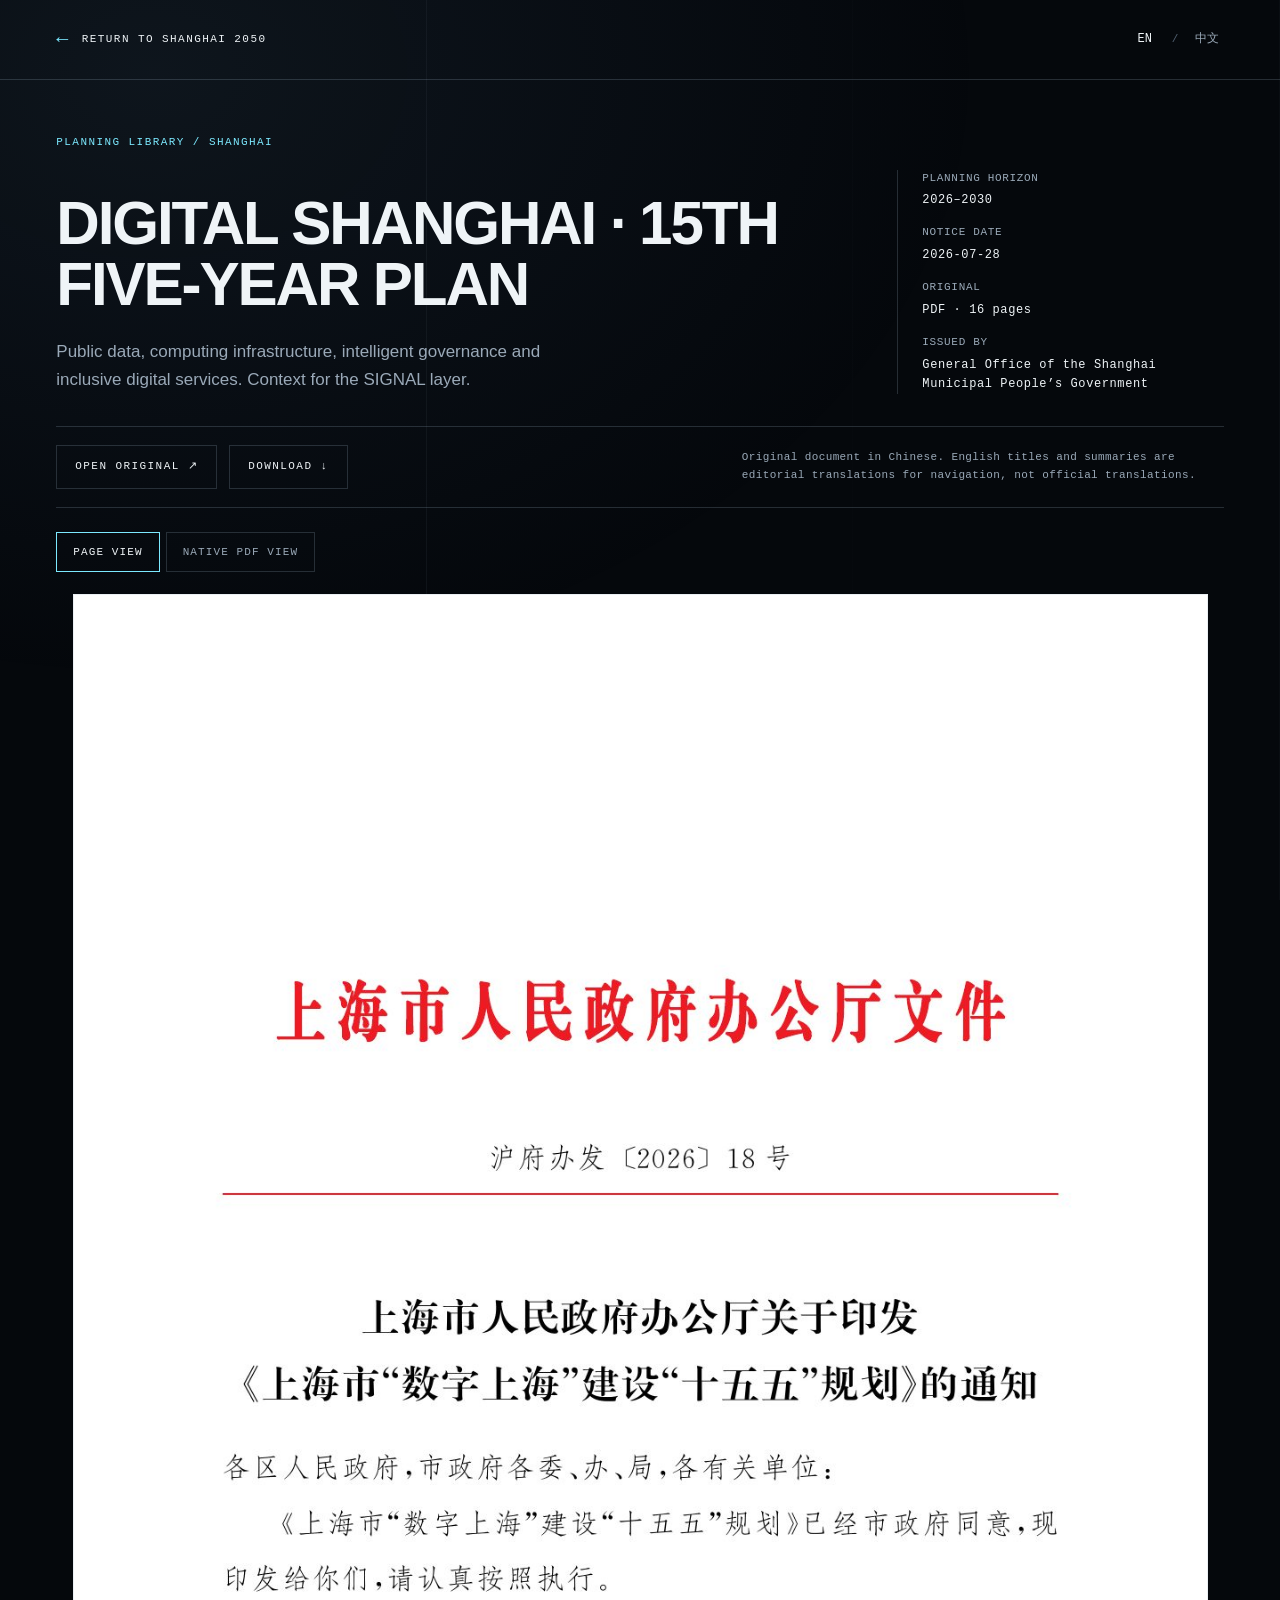
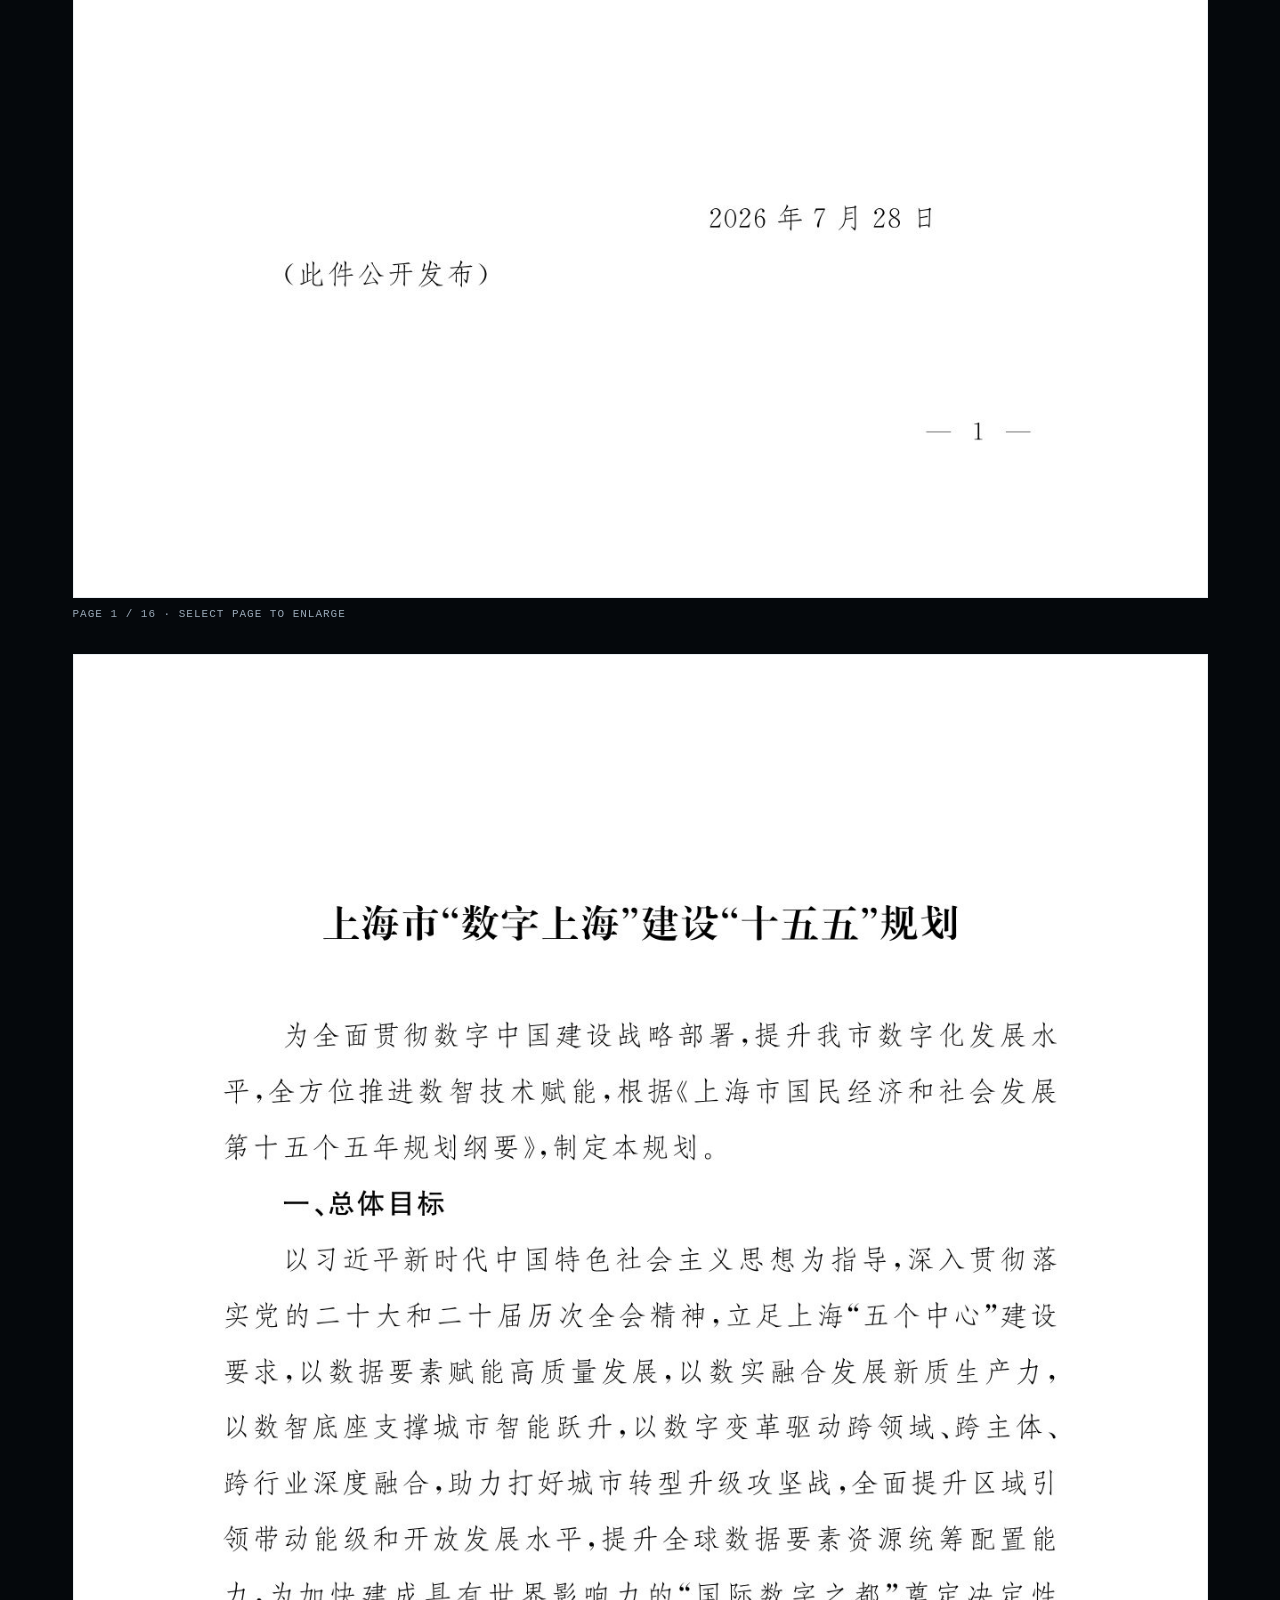
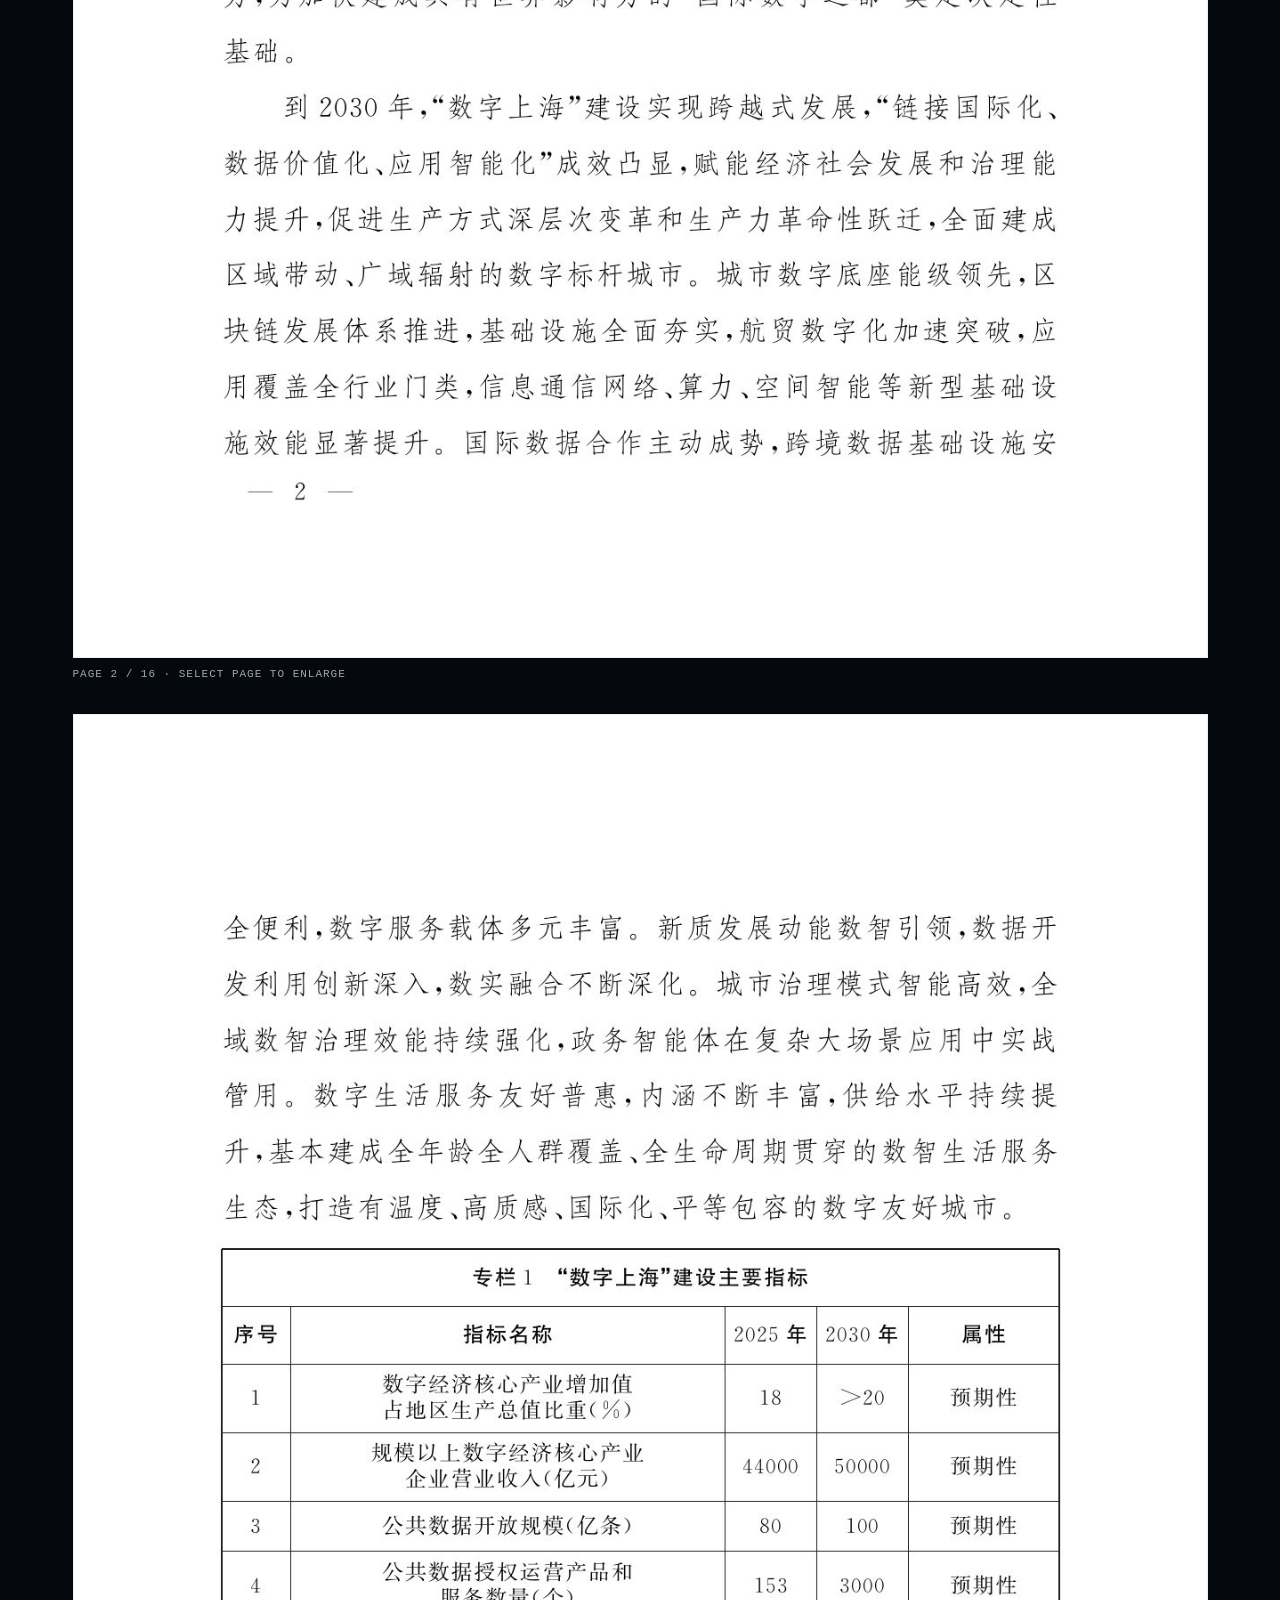
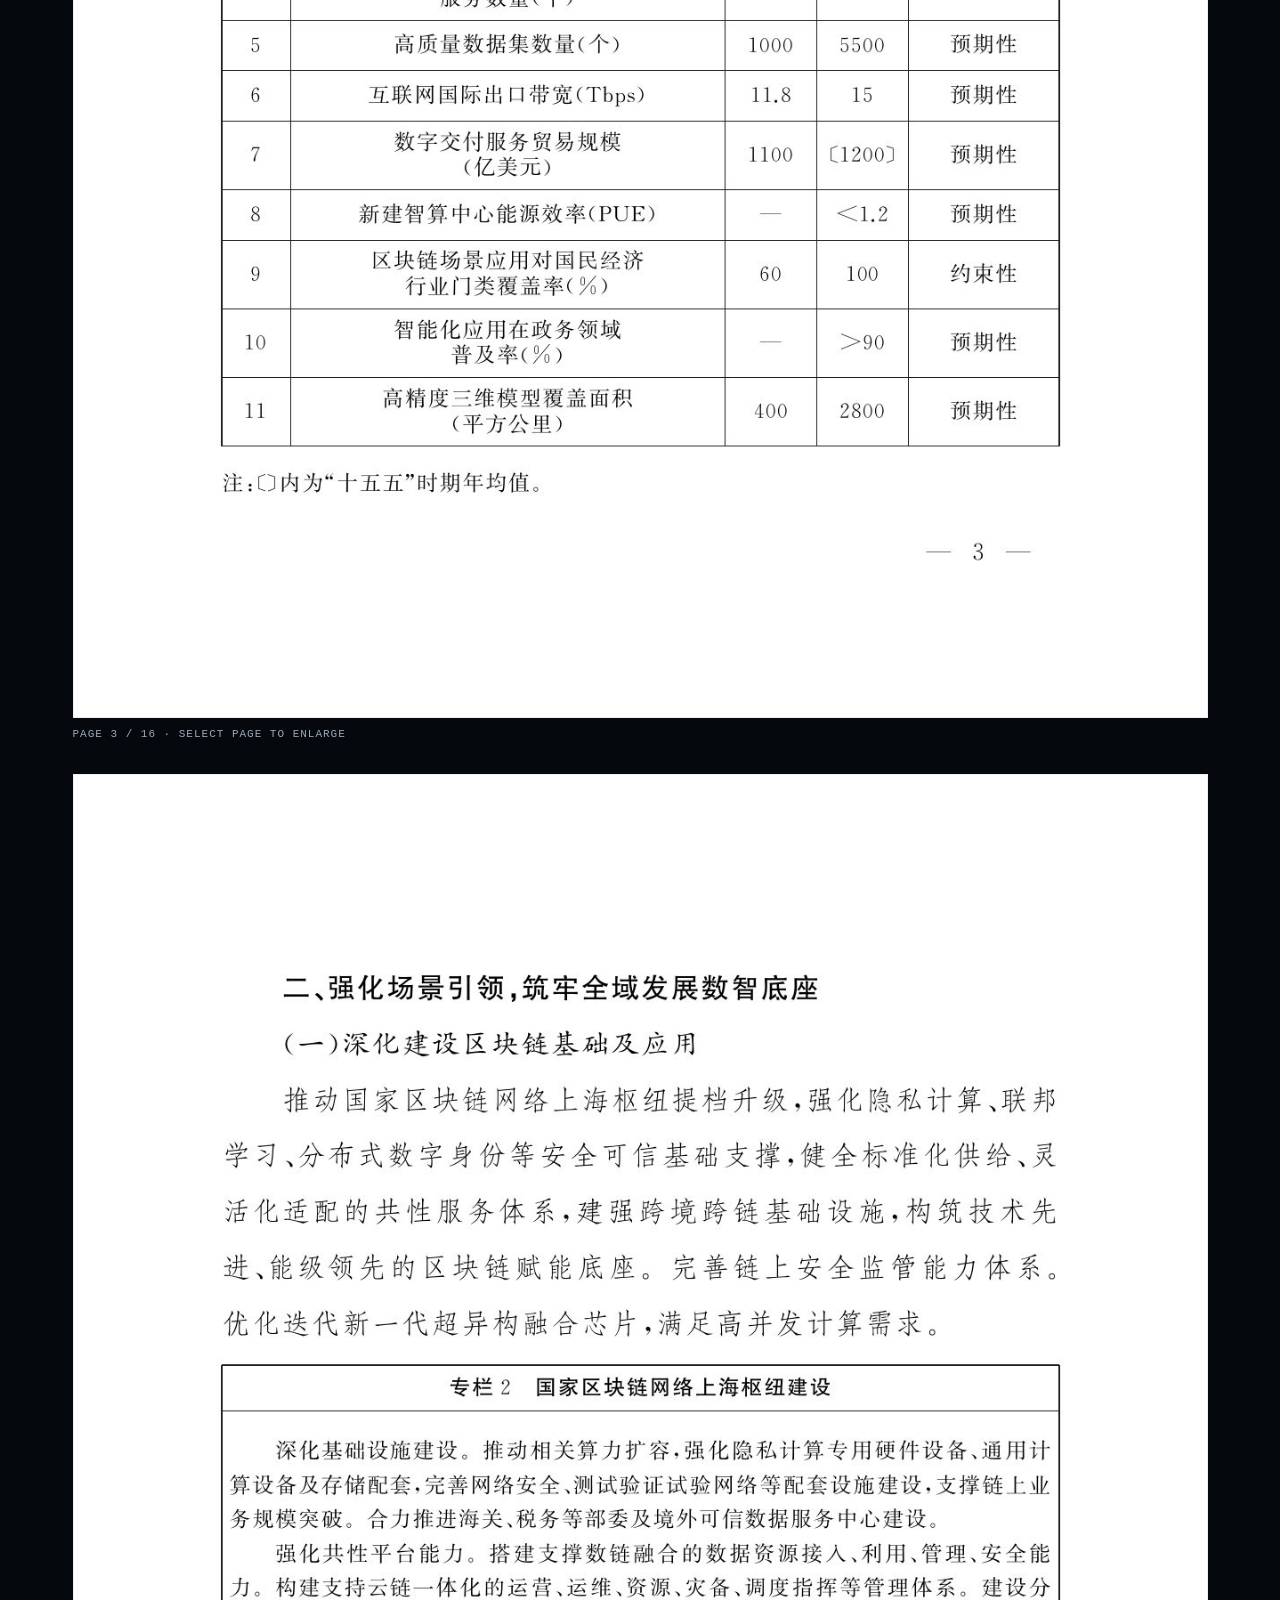
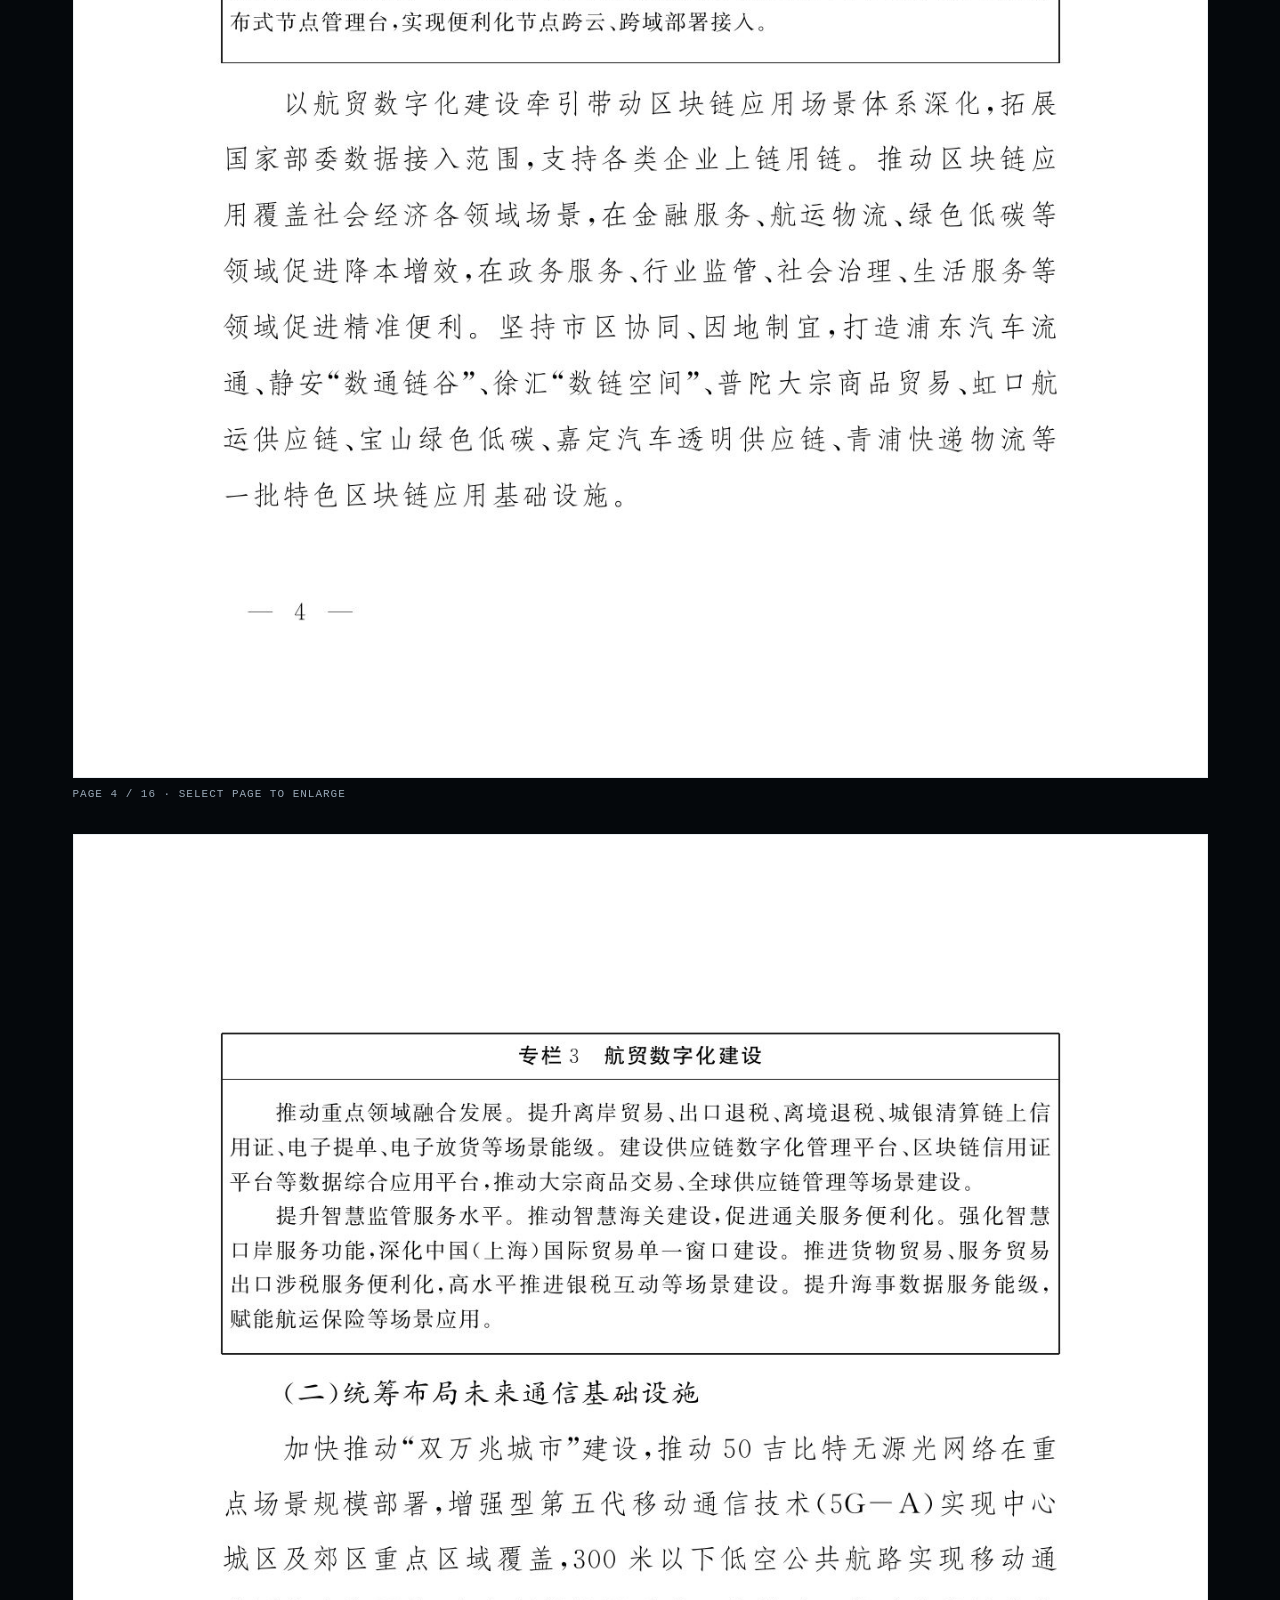
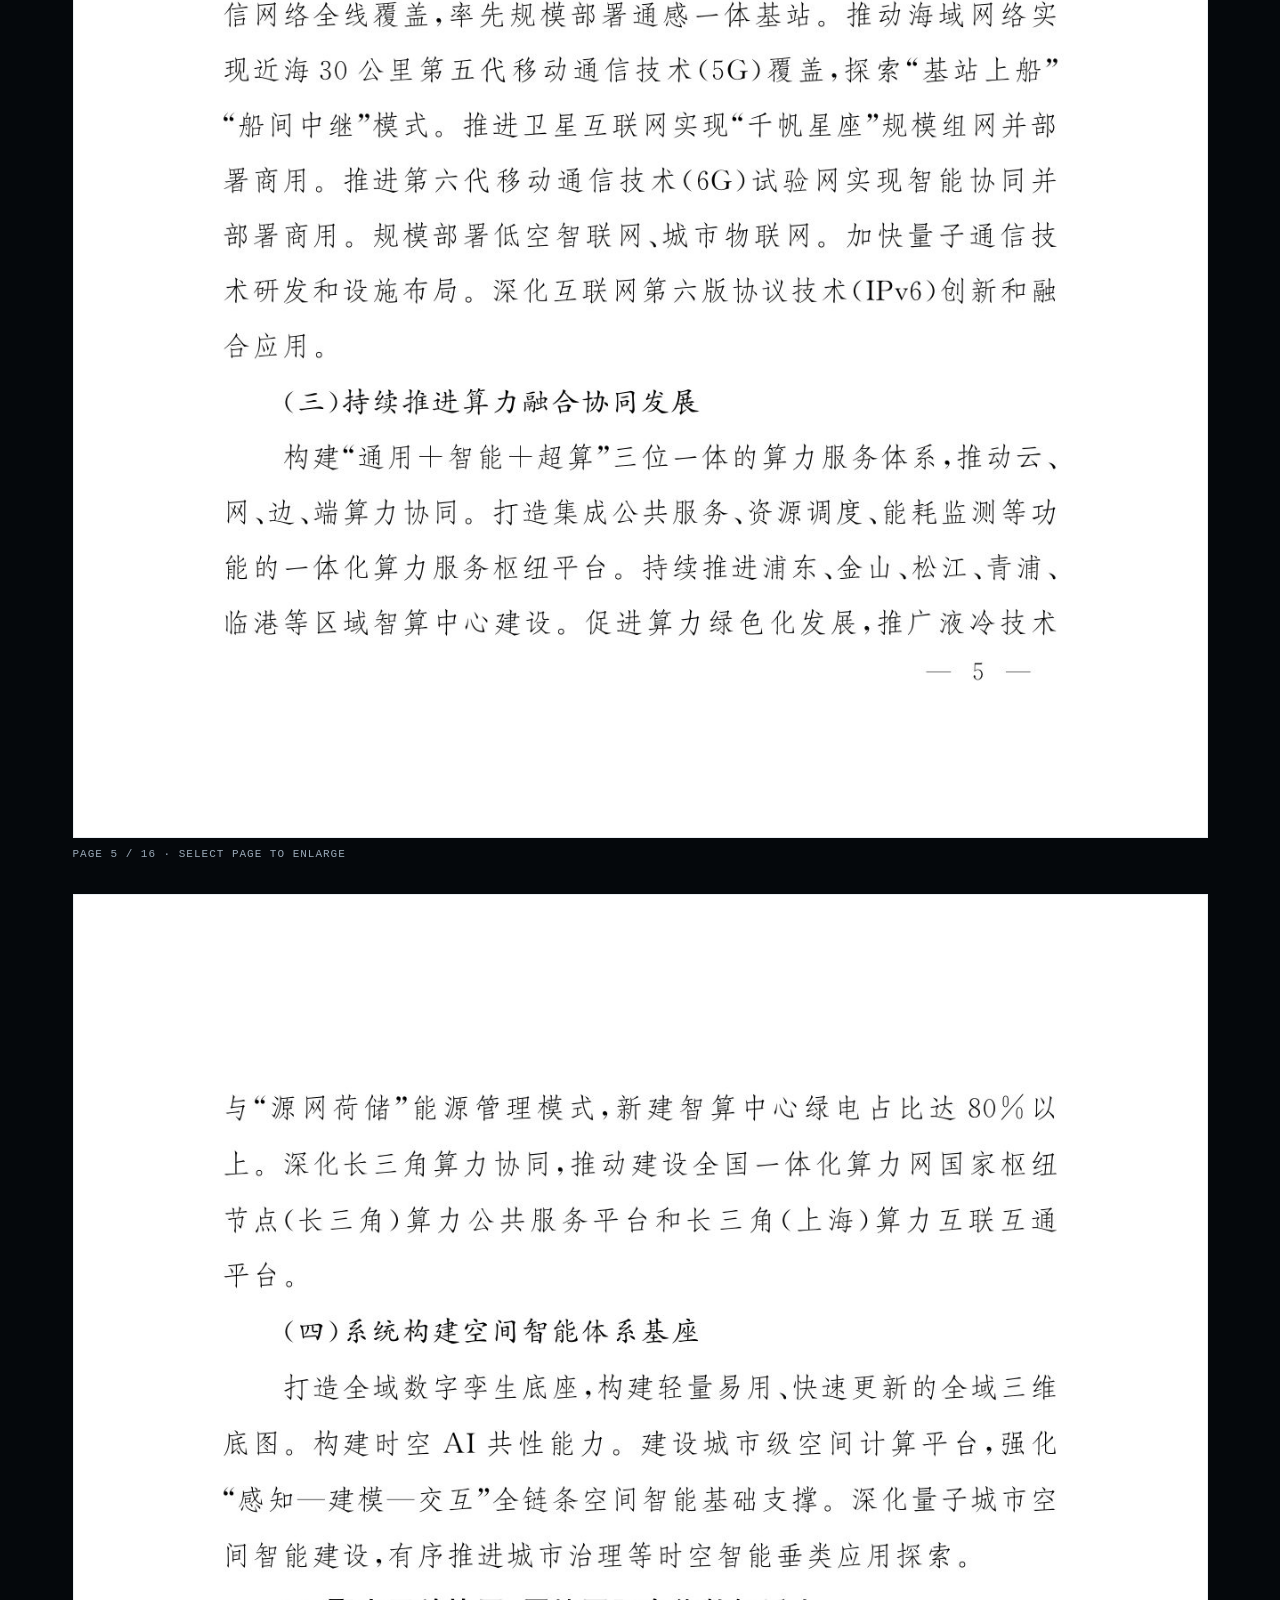
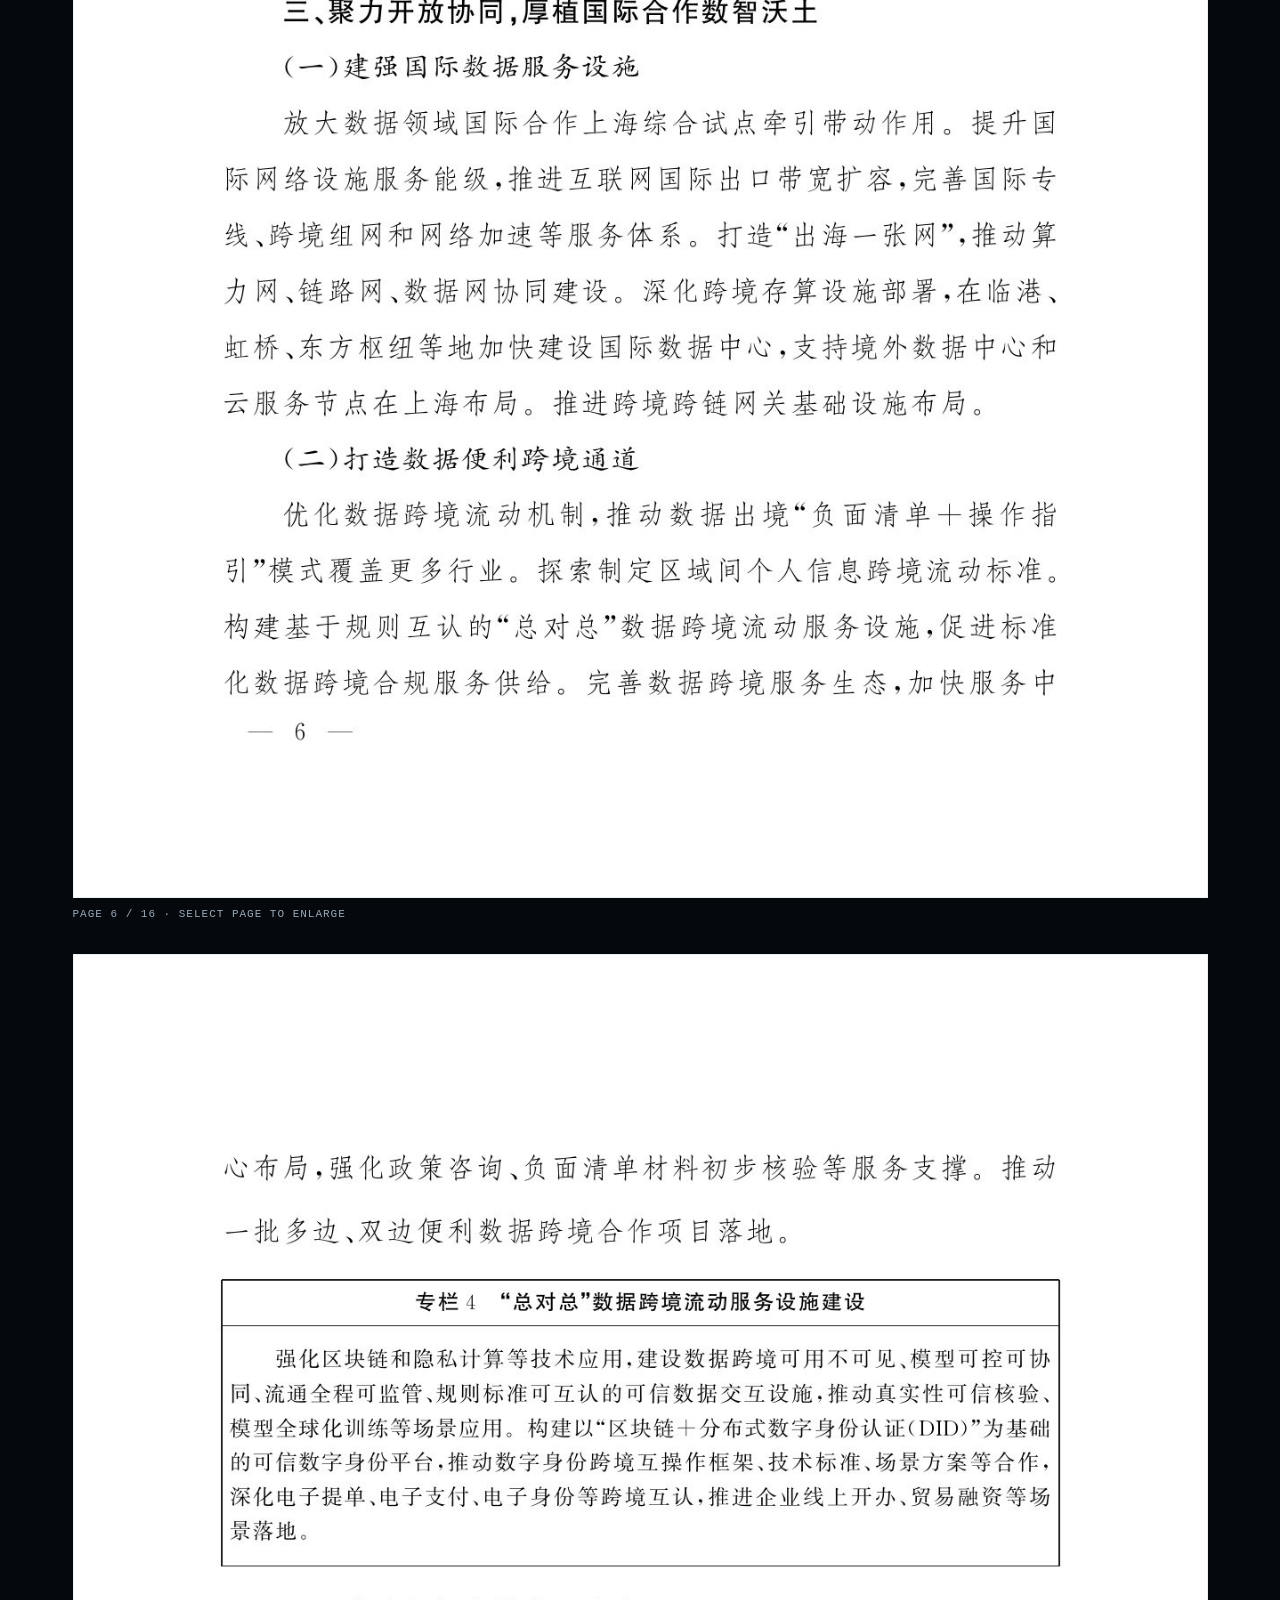
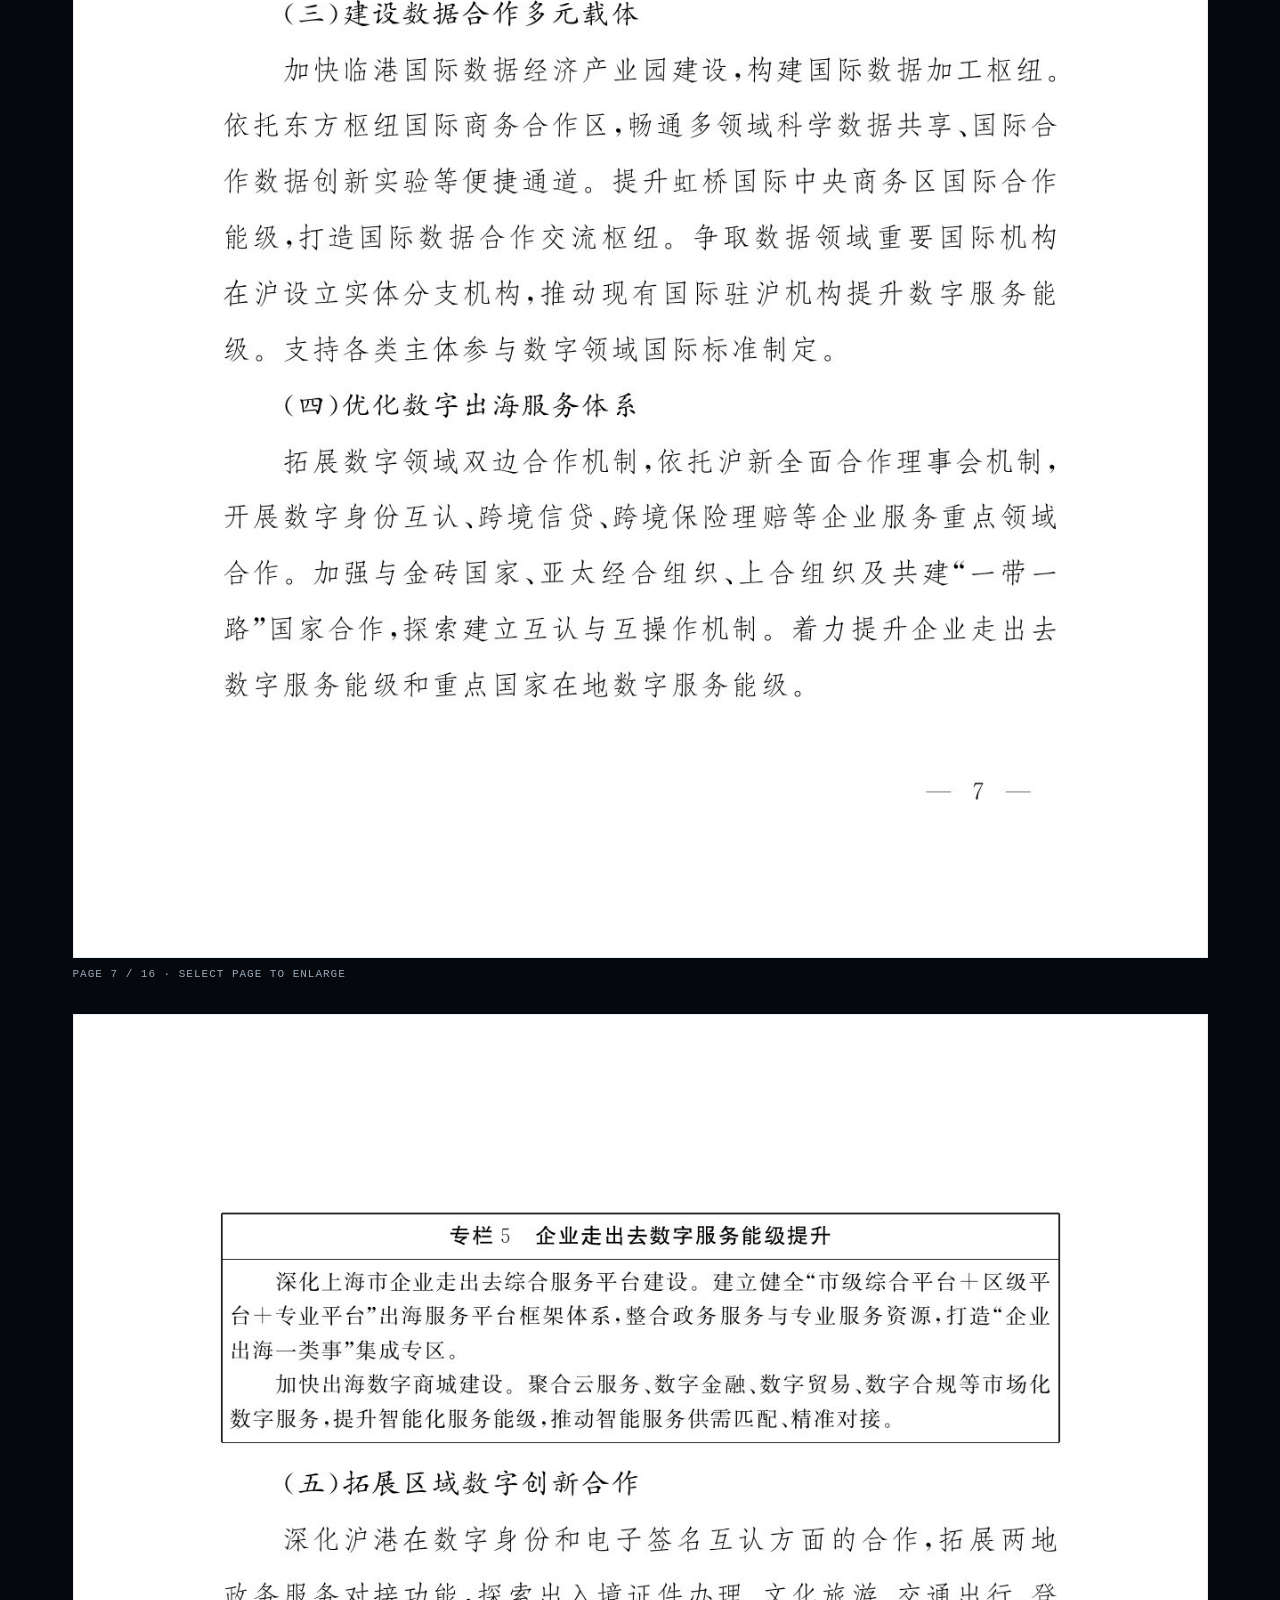
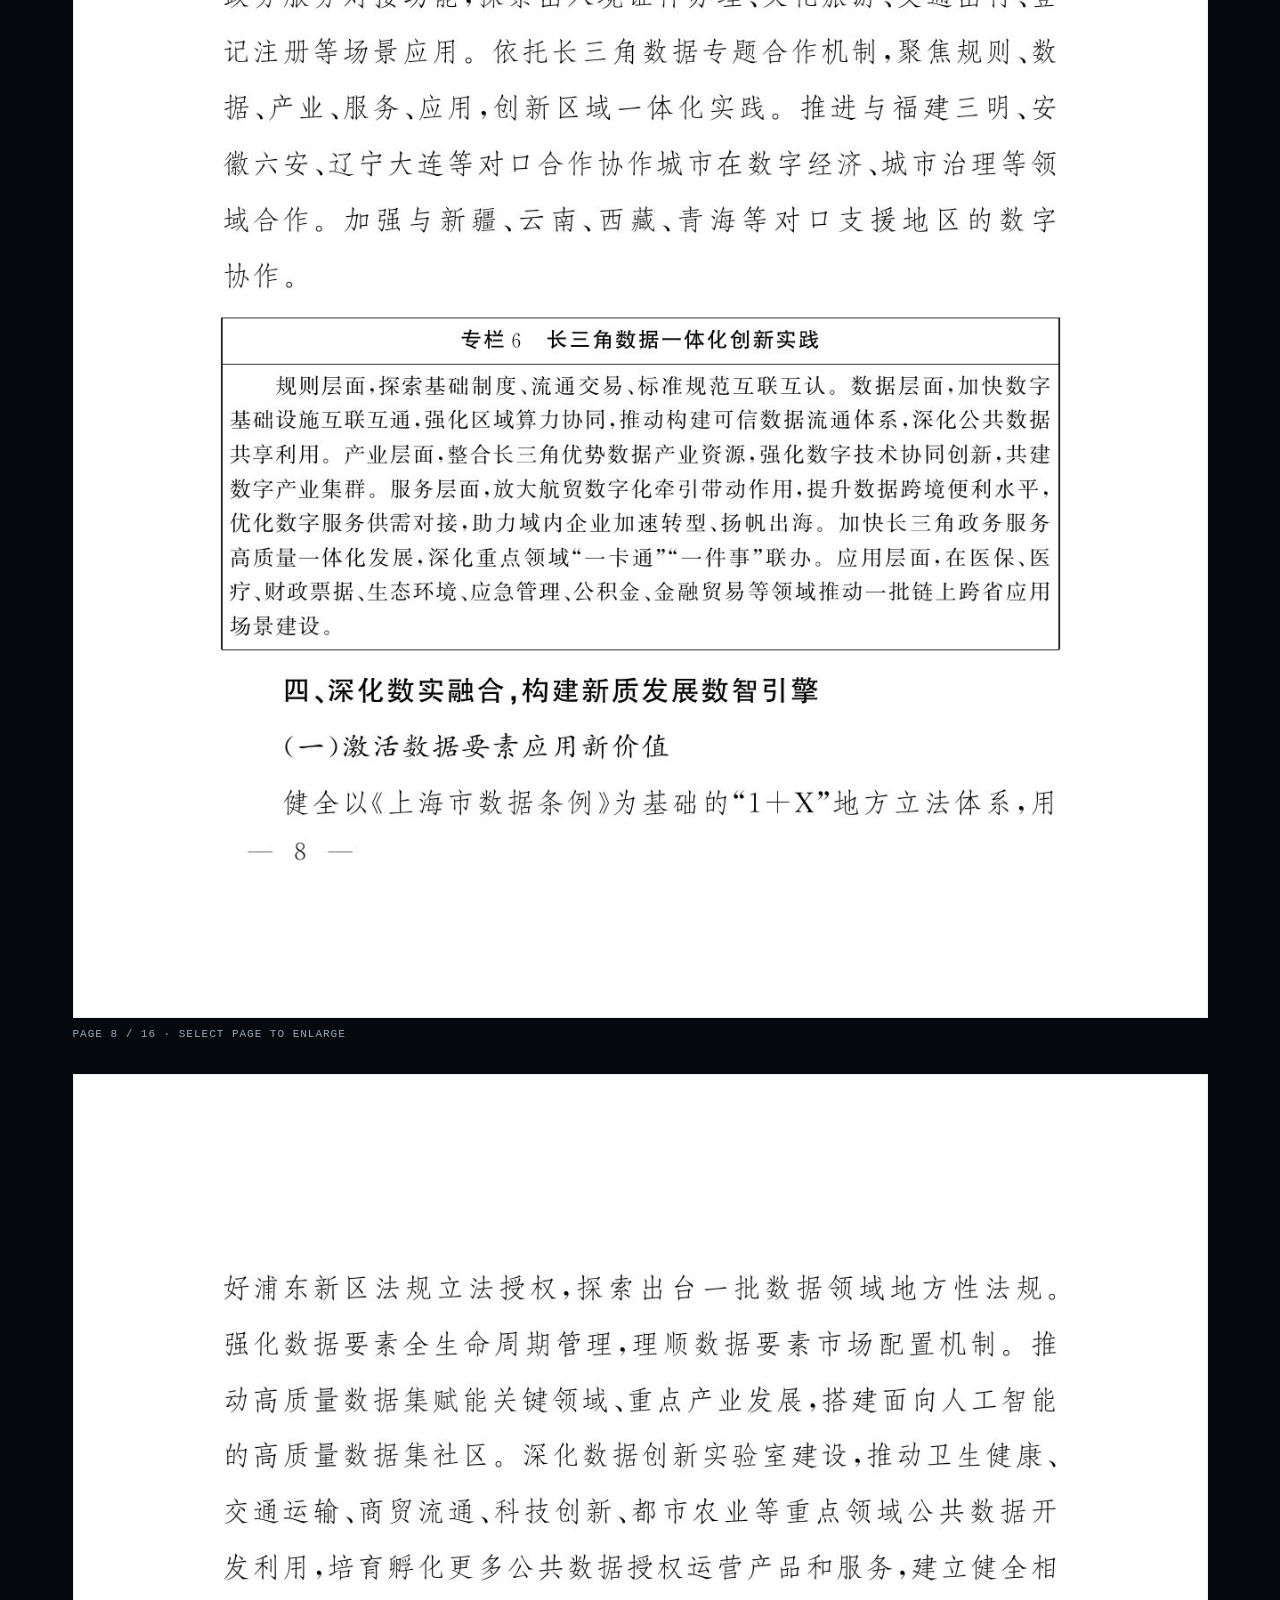
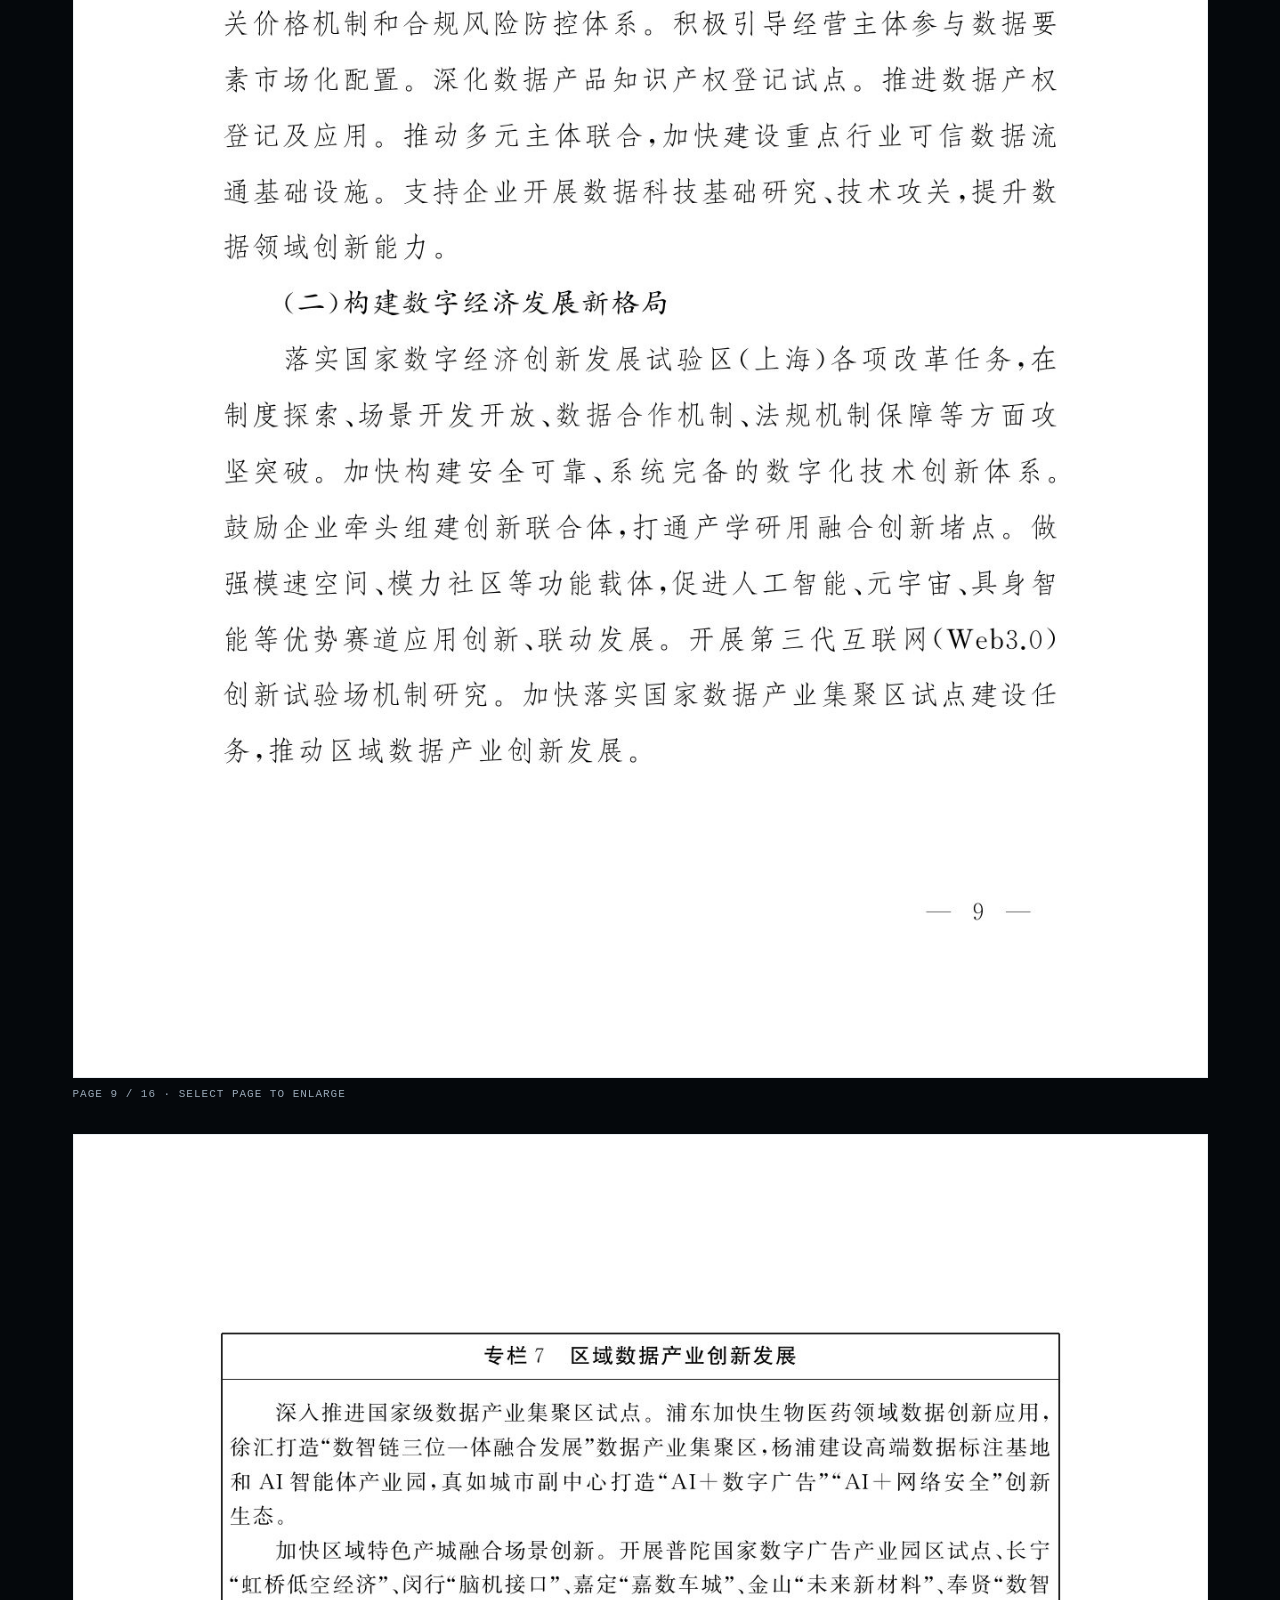
<file: documents/index.html>
<!doctype html>
<html lang="en">
<head>
  <meta charset="utf-8">
  <meta name="viewport" content="width=device-width, initial-scale=1">
  <meta name="theme-color" content="#05080c">
  <title>Planning Library · Shanghai 2050</title>
  <style>
    :root{color-scheme:dark;--ink:#05080c;--white:#eff4f7;--muted:#9aa9b8;--cyan:#7ce9ff;--line:rgba(172,195,215,.2);--mono:Consolas,'Courier New',monospace;--display:'Arial Narrow','Bahnschrift Condensed','Segoe UI',sans-serif}
    *{box-sizing:border-box}body{margin:0;background:var(--ink);color:var(--white);font-family:var(--display);min-height:100vh}body:before{content:'';position:fixed;inset:0;z-index:-1;background:radial-gradient(ellipse at 12% 8%,rgba(81,117,155,.12),transparent 52%),repeating-linear-gradient(90deg,transparent,transparent calc(33.333vw - 1px),rgba(177,202,222,.065) 33.333vw);pointer-events:none}a{color:inherit;text-decoration:none}button{font:inherit;color:inherit;border:0;background:none;cursor:pointer}a,button{touch-action:manipulation}a:focus-visible,button:focus-visible{outline:2px solid var(--cyan);outline-offset:5px}header{min-height:80px;display:flex;align-items:center;justify-content:space-between;gap:24px;padding:16px clamp(22px,4.4vw,82px);border-bottom:1px solid var(--line)}.back,.languages,.eyebrow,.meta,.action,.note,.catalog-label{font-family:var(--mono);font-size:11px;letter-spacing:.13em;line-height:1.6}.back{min-height:44px;display:inline-flex;align-items:center;gap:12px}.back span:first-child{font-size:20px;color:var(--cyan)}.languages{display:flex;align-items:center;gap:10px;color:var(--muted)}.languages button{min-width:34px;min-height:44px;padding:0 2px;font-family:var(--mono);font-size:12px}.languages button[aria-pressed=true]{color:var(--white)}.languages span{color:#516071}main{padding:54px clamp(22px,4.4vw,82px) 50px;max-width:1800px;margin:auto}.eyebrow{color:var(--cyan);margin:0 0 18px}.intro{display:grid;grid-template-columns:minmax(0,1fr) minmax(250px,.42fr);gap:5vw;align-items:end;margin-bottom:32px}h1{font-size:clamp(34px,4.7vw,75px);font-weight:600;letter-spacing:-.035em;line-height:1.02;text-transform:uppercase;margin:0;max-width:1000px}.summary{font-size:17px;line-height:1.65;color:var(--muted);max-width:55ch;margin:22px 0 0}.meta{color:var(--muted);letter-spacing:.06em;display:grid;gap:14px;padding-left:24px;border-left:1px solid var(--line)}.meta strong{font-weight:400;display:block;color:var(--white);font-size:12px;letter-spacing:.05em;margin-top:4px}.tools{display:flex;justify-content:space-between;gap:20px;align-items:center;padding:18px 0;border-top:1px solid var(--line);border-bottom:1px solid var(--line);margin-bottom:24px}.tools-actions{display:flex;flex-wrap:wrap;gap:12px}.action{display:inline-flex;align-items:center;justify-content:center;padding:12px 18px;border:1px solid var(--line);min-height:44px;transition:background .2s,border-color .2s}.action:hover{background:rgba(124,233,255,.08);border-color:var(--cyan)}.note{color:var(--muted);letter-spacing:.035em;max-width:73ch;margin:0}.reader-frame{display:block;width:100%;height:min(80vh,1050px);min-height:500px;border:1px solid var(--line);background:#e9ecef}.original-text{background:#f3f3ee;color:#1c252d;padding:clamp(24px,4vw,64px);max-width:1050px;margin:auto;font-family:'Noto Serif SC','Songti SC',SimSun,serif;font-size:18px;line-height:1.95;overflow-wrap:anywhere}.original-text h2{font-size:clamp(22px,3vw,32px);line-height:1.5;text-align:center;margin:0 0 20px;font-weight:600}.original-text p{margin:0 0 1.3em;white-space:pre-wrap}.original-text p:nth-of-type(1){text-align:center}.reader-help{font-size:14px;color:var(--muted);line-height:1.7;margin:16px 0 0}.document-note{color:var(--muted);font-size:14px;line-height:1.7;max-width:80ch;padding:15px 0;border-top:1px solid var(--line);margin:24px 0 0}.catalog{margin-top:48px;border-top:1px solid var(--line);padding-top:24px}.catalog-label{color:var(--muted);margin:0 0 15px}.catalog-links{display:grid;grid-template-columns:repeat(4,1fr);gap:14px}.catalog-links a{border:1px solid var(--line);padding:18px;min-height:102px;display:flex;flex-direction:column;justify-content:space-between;gap:12px;font-size:16px;line-height:1.35;transition:border-color .2s}.catalog-links a:hover,.catalog-links a[aria-current=page]{border-color:var(--cyan)}.catalog-links small{font:10px var(--mono);letter-spacing:.12em;color:var(--muted)}[hidden]{display:none!important}.error{border:1px solid var(--line);padding:24px;color:var(--muted)}
    @media(max-width:800px){main{padding-top:34px}.intro{grid-template-columns:1fr;gap:24px}.meta{display:flex;flex-wrap:wrap;gap:24px;padding-left:0;border:0}.tools{align-items:flex-start;flex-direction:column}.reader-frame{height:74vh;min-height:450px}.catalog-links{grid-template-columns:repeat(2,1fr)}.original-text{font-size:17px}}
    @media(max-width:450px){header{gap:12px}.back{font-size:10px;letter-spacing:.06em}.catalog-links{grid-template-columns:1fr}.reader-frame{min-height:410px}.original-text{padding:24px 19px}.action{padding:11px 13px}}
    @media(prefers-reduced-motion:reduce){*{transition:none!important}}
    .reader-modes{display:flex;gap:6px;margin:0 0 22px}.reader-modes button{font:11px var(--mono);letter-spacing:.1em;min-height:40px;padding:10px 16px;border:1px solid var(--line);color:var(--muted)}.reader-modes button[aria-pressed=true]{color:var(--white);border-color:var(--cyan)}.pdf-pages{max-width:1135px;margin:auto;display:grid;gap:24px}.pdf-page{margin:0}.pdf-page a{display:block}.pdf-page img{display:block;width:100%;height:auto;background:#fafafa;border:1px solid var(--line)}.pdf-page figcaption{font:11px var(--mono);color:var(--muted);padding:10px 0;letter-spacing:.09em}
  </style>
</head>
<body>
  <header>
    <a class="back" id="back" href="../index.html?menu=plans"><span aria-hidden="true">←</span><span id="back-label">RETURN TO SHANGHAI 2050</span></a>
    <nav class="languages" aria-label="Language"><button data-lang="en" aria-pressed="true">EN</button><span aria-hidden="true">/</span><button data-lang="zh" aria-pressed="false">中文</button></nav>
  </header>
  <main id="main" aria-busy="true">
    <p class="eyebrow" id="eyebrow">PLANNING LIBRARY / SHANGHAI</p>
    <section class="intro" aria-labelledby="title">
      <div><h1 id="title">The city’s long view.</h1><p class="summary" id="summary">Loading the document…</p></div>
      <div class="meta" id="meta"></div>
    </section>
    <div class="tools">
      <div class="tools-actions"><a class="action" id="open-original" target="_blank" rel="noopener">OPEN ORIGINAL ↗</a><a class="action" id="download-original" download>DOWNLOAD ↓</a></div>
      <p class="note" id="translation-note">Original document in Chinese. English titles and summaries are provided for navigation.</p>
    </div>
    <div class="reader-modes" id="reader-modes" aria-label="Reading mode" hidden><button id="pages-mode" aria-pressed="true">PAGE VIEW</button><button id="pdf-mode" aria-pressed="false">NATIVE PDF VIEW</button></div>
    <section id="reader" aria-label="Original document"></section>
    <p class="reader-help" id="reader-help"></p>
    <p class="document-note" id="document-note" hidden></p>
    <nav class="catalog" aria-label="Planning documents"><p class="catalog-label" id="catalog-label">EXPLORE THE PLANNING LIBRARY</p><div class="catalog-links" id="catalog-links"></div></nav>
  </main>
  <script type="module">
    const params = new URLSearchParams(location.search);
    let language = params.get('lang') === 'zh' ? 'zh' : 'en';
    let id = params.get('id') || 'digital';
    let catalog = [], paragraphs = null, readingMode = 'pages';
    const $ = selector => document.querySelector(selector);
    const words = {
      en:{back:'RETURN TO SHANGHAI 2050',eyebrow:'PLANNING LIBRARY / SHANGHAI',date:'NOTICE DATE',horizon:'PLANNING HORIZON',format:'ORIGINAL',issuer:'ISSUED BY',pages:'pages',open:'OPEN ORIGINAL ↗',download:'DOWNLOAD ↓',translation:'Original document in Chinese. English titles and summaries are editorial translations for navigation, not official translations.',helpPDF:'If the PDF does not display in your browser, use OPEN ORIGINAL or DOWNLOAD above.',helpText:'The text below is extracted from the supplied Word document and retains its original Chinese wording. The Word file is available to download above.',catalog:'EXPLORE THE PLANNING LIBRARY',unavailable:'The document could not be loaded. Please refresh the page or return to the artwork.',undated:'Signing date not included in supplied copy',reader:'Original Chinese document',library:'Planning Library'},
      zh:{back:'返回上海 2050',eyebrow:'规划资料库 / 上海',date:'通知日期',horizon:'规划周期',format:'原文件',issuer:'发布单位',pages:'页',open:'打开原文件 ↗',download:'下载原文件 ↓',translation:'原文件为中文。英文标题及摘要由作品目录提供，仅用于导航，并非文件的官方译文。',helpPDF:'若浏览器未显示 PDF，请使用上方“打开原文件”或“下载原文件”。',helpText:'以下文字从所提供的 Word 文件提取，保留原始中文措辞。上方可下载 Word 原文件。',catalog:'继续阅读规划资料',unavailable:'未能加载文件，请刷新页面或返回作品。',undated:'所提供文件未含签署日期',reader:'中文原文件',library:'规划资料库'}
    };
    const clean = value => {const node=document.createElement('span');node.textContent=value;return node.innerHTML;};
    function render(){
      const c=words[language], doc=catalog.find(item=>item.id===id) || catalog[0];
      if(!doc)return; id=doc.id;
      document.documentElement.lang=language;
      document.title=`${doc.title[language]} · Shanghai 2050`;
      $('#back').href=`../index.html?menu=plans&lang=${language}`;
      $('#back-label').textContent=c.back;
      $('.languages').setAttribute('aria-label',language==='zh'?'语言':'Language');
      document.querySelectorAll('[data-lang]').forEach(button=>button.setAttribute('aria-pressed',String(button.dataset.lang===language)));
      $('#eyebrow').textContent=c.eyebrow;
      $('#title').textContent=doc.title[language];
      $('#summary').textContent=doc.summary[language];
      const date=doc.noticeDate || c.undated;
      $('#meta').innerHTML=`<div>${clean(c.horizon)}<strong>${clean(doc.horizon)}</strong></div><div>${clean(c.date)}<strong>${clean(date)}</strong></div><div>${clean(c.format)}<strong>${clean(doc.format)}${doc.pages?' · '+doc.pages+' '+c.pages:''}</strong></div><div>${clean(c.issuer)}<strong>${clean(doc.issuer[language])}</strong></div>`;
      $('#open-original').href=doc.file;
      $('#download-original').href=doc.file;
      $('#open-original').textContent=c.open;
      $('#download-original').textContent=c.download;
      $('#translation-note').textContent=c.translation;
      $('#reader').setAttribute('aria-label',c.reader);
      $('#reader-modes').hidden=doc.format!=='PDF';
      $('#reader-modes').setAttribute('aria-label',language==='zh'?'阅读模式':'Reading mode');
      $('#pages-mode').textContent=language==='zh'?'原页面阅读':'PAGE VIEW';
      $('#pdf-mode').textContent=language==='zh'?'浏览器 PDF 阅读':'NATIVE PDF VIEW';
      $('#pages-mode').setAttribute('aria-pressed',String(readingMode==='pages'));
      $('#pdf-mode').setAttribute('aria-pressed',String(readingMode==='pdf'));
      const reader=$('#reader');
      if(doc.format==='PDF'){
        const viewKey=doc.id+'-'+readingMode+'-'+language;
        if(reader.dataset.document!==viewKey){
          if(readingMode==='pdf'){const frame=document.createElement('iframe');frame.className='reader-frame';frame.src=doc.file+'#view=FitH';frame.title=c.reader;reader.replaceChildren(frame);}
          else {const pages=document.createElement('div');pages.className='pdf-pages';for(let page=1;page<=doc.pages;page++){const figure=document.createElement('figure');figure.className='pdf-page';const src=`./${doc.id}/page-${String(page).padStart(2,'0')}.jpg`;const link=document.createElement('a');link.href=src;link.target='_blank';link.rel='noopener';const image=document.createElement('img');image.src=src;image.alt=(language==='zh'?'原文件第':'Original document · page ')+page+(language==='zh'?'页':'');image.loading=page===1?'eager':'lazy';image.decoding='async';image.width=1273;image.height=1800;const caption=document.createElement('figcaption');caption.textContent=(language==='zh'?'第 ':'PAGE ')+page+' / '+doc.pages+(language==='zh'?' · 点击页面放大':' · SELECT PAGE TO ENLARGE');link.append(image);figure.append(link,caption);pages.append(figure);}reader.replaceChildren(pages);}
          reader.dataset.document=viewKey;
        }
      }else if(paragraphs){
        if(reader.dataset.document!==doc.id){const article=document.createElement('article');article.className='original-text';article.lang='zh';paragraphs.forEach((text,index)=>{const node=document.createElement(index===0?'h2':'p');node.textContent=text;article.append(node);});reader.replaceChildren(article);reader.dataset.document=doc.id;}
      }
      $('#reader-help').textContent=doc.format==='PDF'?(readingMode==='pdf'?c.helpPDF:(language==='zh'?'原 PDF 页面按需加载。点击页面可放大查看，原文件可通过上方按钮打开或下载。':'Original PDF pages load as you read. Select a page to enlarge it; the original file is available above.')):c.helpText;
      $('#document-note').hidden=!doc.note;
      if(doc.note)$('#document-note').textContent=doc.note[language];
      $('#catalog-label').textContent=c.catalog;
      const links=$('#catalog-links');links.replaceChildren();
      catalog.forEach(item=>{const link=document.createElement('a');link.href=`?id=${item.id}&lang=${language}`;if(item.id===id)link.setAttribute('aria-current','page');const title=document.createElement('span');title.textContent=item.title[language];const meta=document.createElement('small');meta.textContent=item.horizon+' / '+item.format;link.append(title,meta);links.append(link);});
      $('#main').setAttribute('aria-busy','false');
      history.replaceState(null,'',`?id=${id}&lang=${language}`);
    }
    document.querySelectorAll('[data-lang]').forEach(button=>button.addEventListener('click',()=>{language=button.dataset.lang;render();}));
    $('#pages-mode').addEventListener('click',()=>{readingMode='pages';render();});
    $('#pdf-mode').addEventListener('click',()=>{readingMode='pdf';render();});
    try{
      const result=await fetch('./catalog.json');if(!result.ok)throw new Error('catalog');catalog=(await result.json()).documents;
      if(id==='master'){const response=await fetch('./master-plan.json');if(!response.ok)throw new Error('master');paragraphs=await response.json();}
      render();
    }catch{
      $('#summary').textContent=words[language].unavailable;$('#main').setAttribute('aria-busy','false');$('.tools').hidden=true;$('.catalog').hidden=true;
    }
  </script>
</body>
</html>
</file>
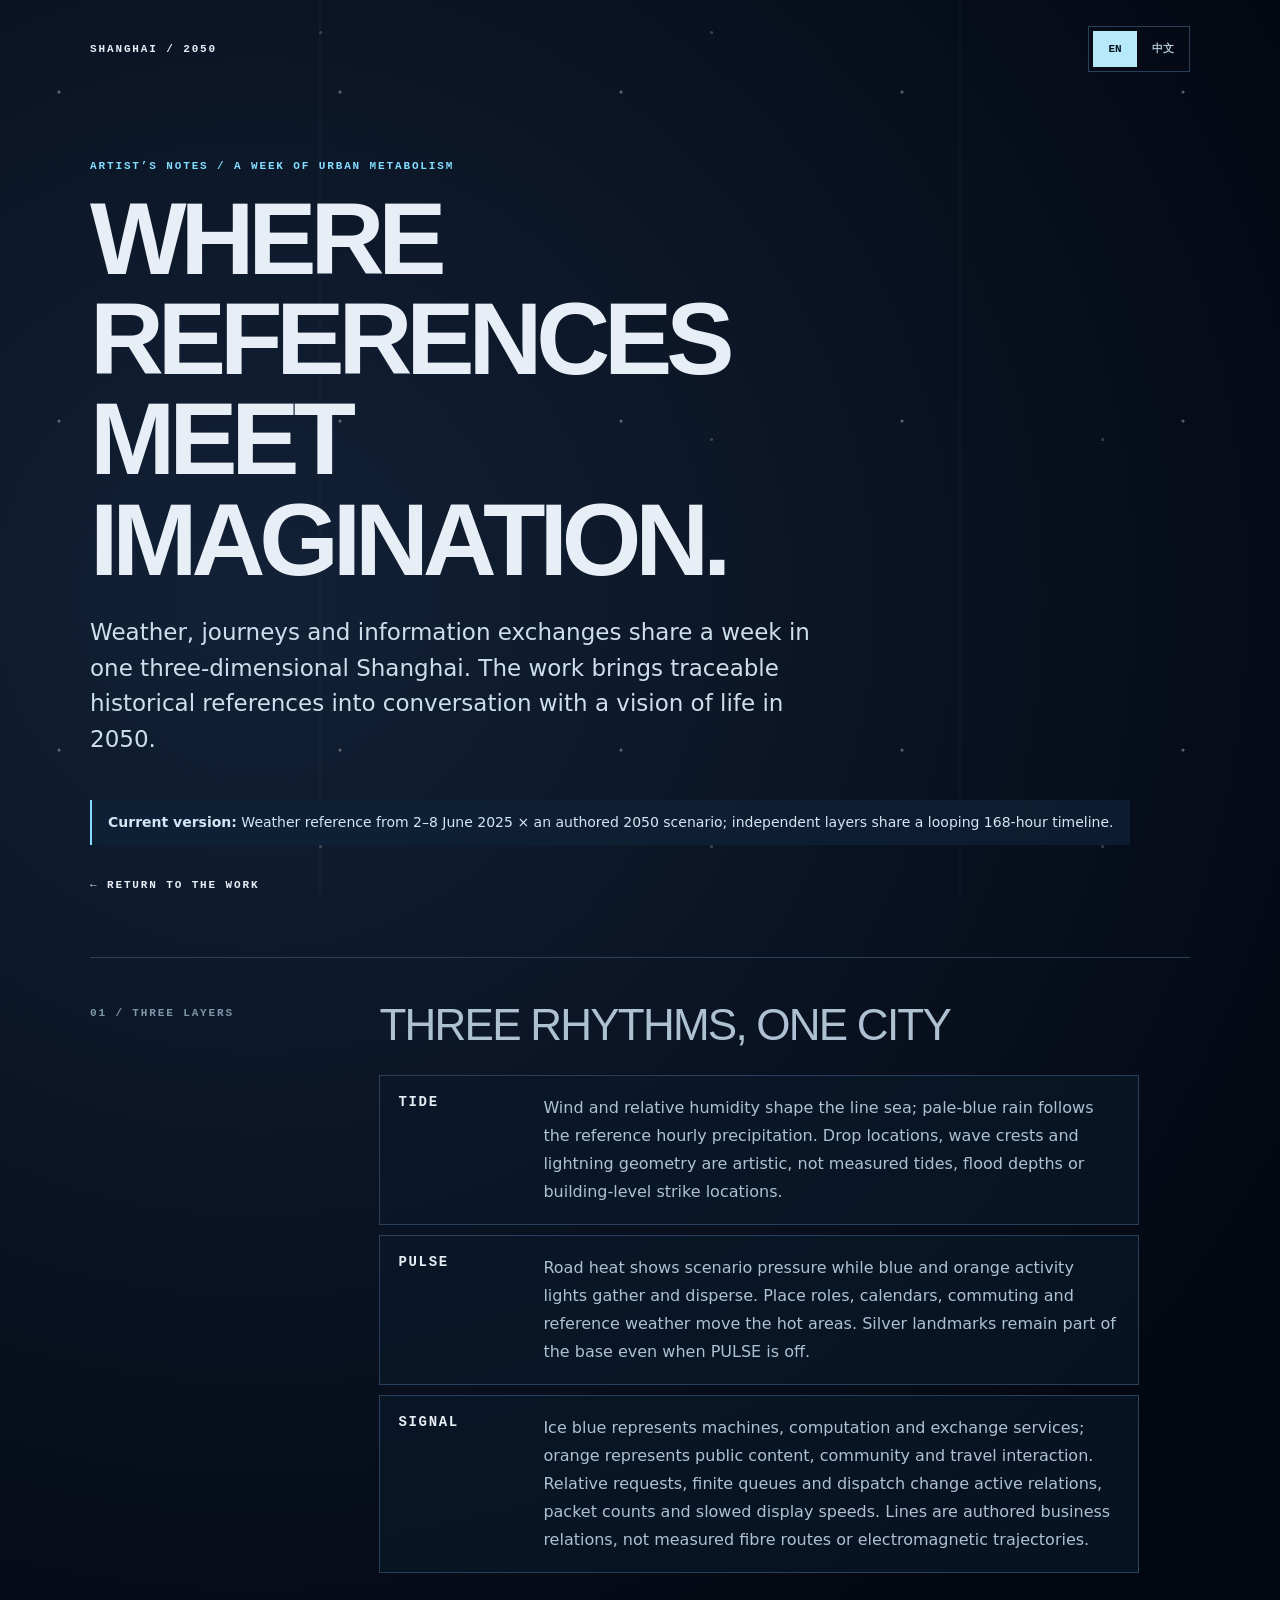
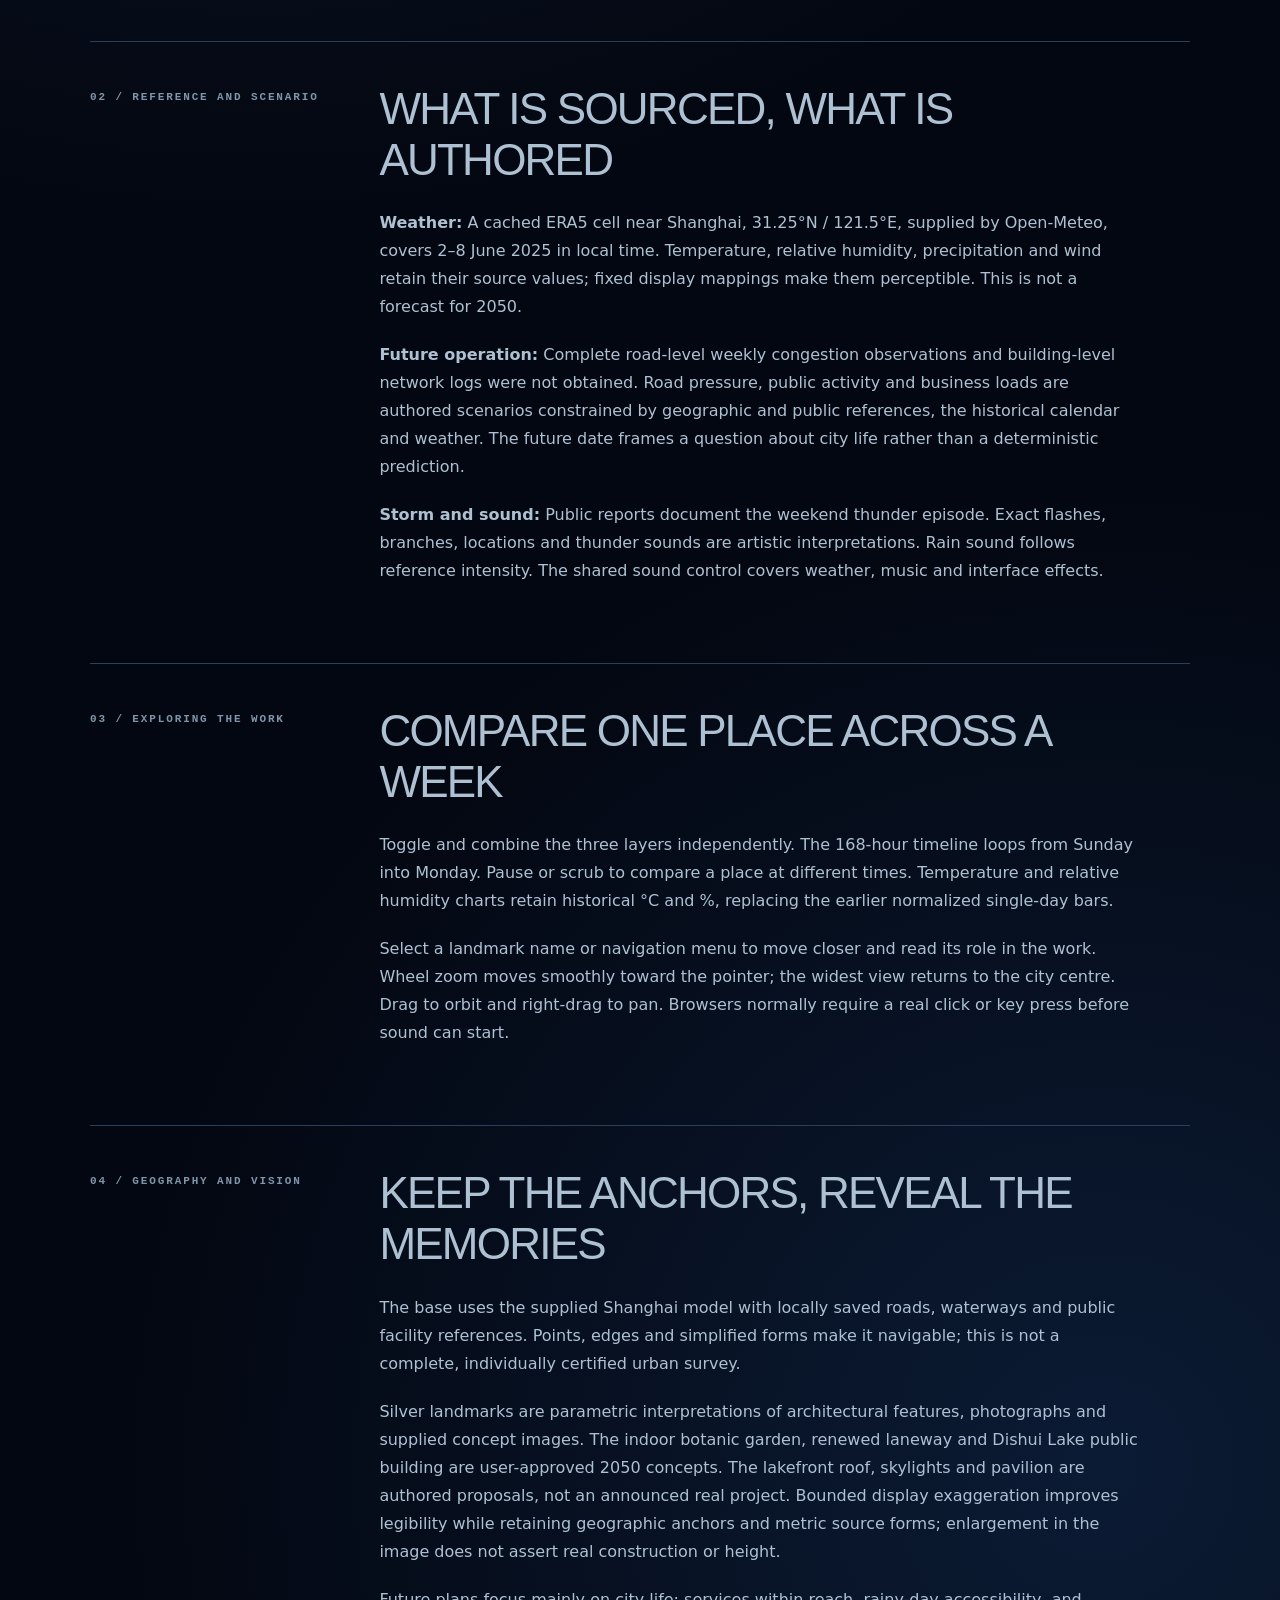
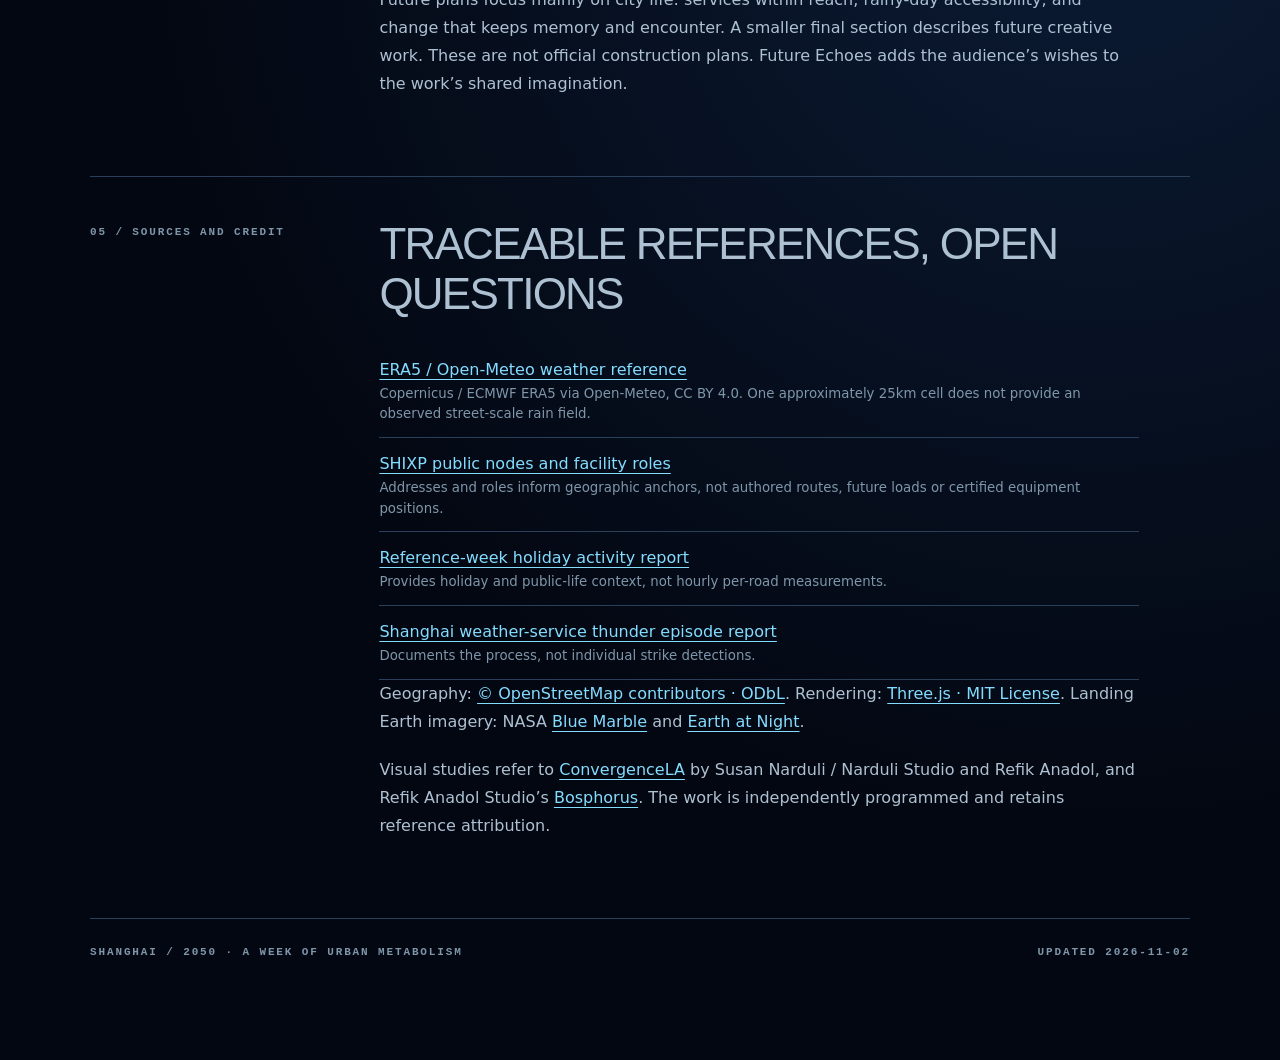
<file: data-notes.html>
<!doctype html>
<html lang="en">
<head>
<meta charset="utf-8"><meta name="viewport" content="width=device-width,initial-scale=1"><meta name="color-scheme" content="dark">
<title>Data &amp; artistic mapping · Shanghai 2050</title>
<style>
:root{--bg:#030711;--text:#e8eef5;--muted:#aec1d2;--faint:#7f96aa;--line:#2a405a;--accent:#84dcff}
*{box-sizing:border-box}html{scroll-behavior:smooth}body{margin:0;min-height:100vh;color:var(--text);background:radial-gradient(circle at 20% 14%,#122137,transparent 32%),radial-gradient(circle at 86% 72%,#0b1b34,transparent 30%),var(--bg);font:16px/1.75 system-ui,-apple-system,"Segoe UI",sans-serif}body:before{content:"";position:fixed;inset:0;z-index:-1;pointer-events:none;background:linear-gradient(90deg,transparent calc(25% - 1px),#ffffff0b 25%,transparent calc(25% + 1px),transparent calc(75% - 1px),#ffffff0b 75%,transparent calc(75% + 1px)),radial-gradient(circle at 21% 28%,#ffffff55 0 1px,transparent 2px),radial-gradient(circle at 82% 8%,#ffffff33 0 1px,transparent 2px);background-size:auto,281px 329px,391px 407px}
a{color:var(--accent);text-underline-offset:4px}a:hover{text-decoration-thickness:2px}a:focus-visible,button:focus-visible{outline:2px solid var(--accent);outline-offset:4px}
header{max-width:1160px;margin:auto;padding:26px 30px;display:flex;align-items:center;justify-content:space-between;gap:20px}.brand,.eyebrow,.index,.back,footer,.language{font:600 11px/1.5 ui-monospace,SFMono-Regular,Consolas,monospace;letter-spacing:.17em;text-transform:uppercase}.brand{color:var(--text);text-decoration:none}.language{display:flex;gap:4px;padding:4px;border:1px solid var(--line)}.language button{border:0;background:transparent;color:var(--muted);min-width:44px;min-height:36px;cursor:pointer;font:inherit}.language button[aria-pressed=true]{background:#b6eafa;color:#071522}
main{max-width:1160px;margin:auto;padding:60px 30px 100px}.copy[hidden]{display:none}.eyebrow{color:var(--accent)}h1{max-width:900px;margin:14px 0 25px;font:600 clamp(44px,8vw,104px)/.98 "Arial Narrow","Helvetica Neue",Arial,sans-serif;letter-spacing:-.06em;text-transform:uppercase}.lead{max-width:760px;font-size:clamp(18px,2vw,23px);line-height:1.55;color:#cddfec}.status{display:inline-block;margin:20px 0 10px;padding:10px 16px;border-left:2px solid var(--accent);background:#102338bd;color:#d4e7f4;font-size:14px}.back{display:block;margin:22px 0 64px;color:var(--text);text-decoration:none}
section{display:grid;grid-template-columns:minmax(150px,.32fr) 1fr;column-gap:30px;border-top:1px solid var(--line);padding:42px 0 58px}.index{color:var(--faint);padding-top:5px}h2{margin:0 0 24px;font:500 clamp(27px,3.5vw,44px)/1.15 "Arial Narrow","Helvetica Neue",Arial,sans-serif;letter-spacing:-.04em;text-transform:uppercase}.content{max-width:760px;color:var(--muted)}.content p{margin:0 0 20px}.layer{display:grid;grid-template-columns:125px 1fr;gap:20px;padding:18px;margin:0 0 10px;border:1px solid var(--line);background:#0a1a2ab0}.layer strong{font:600 14px ui-monospace,Consolas,monospace;letter-spacing:.12em;color:var(--text)}.layer p{margin:0}.source-list{margin:0;padding:0;list-style:none}.source-list li{padding:12px 0;border-bottom:1px solid var(--line)}.source-list small{display:block;color:var(--faint);line-height:1.55}footer{display:flex;justify-content:space-between;gap:15px;border-top:1px solid var(--line);padding-top:25px;color:var(--faint)}
@media(max-width:650px){header{padding:18px 20px}main{padding:42px 20px 80px}section{display:block}.index{display:block;margin-bottom:16px}.layer{grid-template-columns:1fr;gap:8px}footer{display:block}}@media(prefers-reduced-motion:reduce){html{scroll-behavior:auto}}
</style>
</head>
<body>
<header><a class="brand" href="./" aria-label="Shanghai 2050 home">SHANGHAI / 2050</a><nav class="language" aria-label="Language"><button type="button" data-language="en" lang="en" aria-pressed="true">EN</button><button type="button" data-language="zh" lang="zh-CN" aria-pressed="false">中文</button></nav></header>
<main>
<article class="copy" data-copy="en" lang="en"><div class="eyebrow">ARTIST’S NOTES / A WEEK OF URBAN METABOLISM</div><h1>Where references<br>meet imagination.</h1><p class="lead">Weather, journeys and information exchanges share a week in one three-dimensional Shanghai. The work brings traceable historical references into conversation with a vision of life in 2050.</p><p class="status"><strong>Current version:</strong> Weather reference from 2–8 June 2025 × an authored 2050 scenario; independent layers share a looping 168-hour timeline.</p><a class="back" href="./?scene=all&amp;lang=en">← RETURN TO THE WORK</a><section><span class="index">01 / Three layers</span><div class="content"><h2>Three rhythms, one city</h2><div class="layer"><strong>TIDE</strong><p>Wind and relative humidity shape the line sea; pale-blue rain follows the reference hourly precipitation. Drop locations, wave crests and lightning geometry are artistic, not measured tides, flood depths or building-level strike locations.</p></div><div class="layer"><strong>PULSE</strong><p>Road heat shows scenario pressure while blue and orange activity lights gather and disperse. Place roles, calendars, commuting and reference weather move the hot areas. Silver landmarks remain part of the base even when PULSE is off.</p></div><div class="layer"><strong>SIGNAL</strong><p>Ice blue represents machines, computation and exchange services; orange represents public content, community and travel interaction. Relative requests, finite queues and dispatch change active relations, packet counts and slowed display speeds. Lines are authored business relations, not measured fibre routes or electromagnetic trajectories.</p></div></div></section><section><span class="index">02 / Reference and scenario</span><div class="content"><h2>What is sourced, what is authored</h2><p><strong>Weather:</strong> A cached ERA5 cell near Shanghai, 31.25°N / 121.5°E, supplied by Open-Meteo, covers 2–8 June 2025 in local time. Temperature, relative humidity, precipitation and wind retain their source values; fixed display mappings make them perceptible. This is not a forecast for 2050.</p><p><strong>Future operation:</strong> Complete road-level weekly congestion observations and building-level network logs were not obtained. Road pressure, public activity and business loads are authored scenarios constrained by geographic and public references, the historical calendar and weather. The future date frames a question about city life rather than a deterministic prediction.</p><p><strong>Storm and sound:</strong> Public reports document the weekend thunder episode. Exact flashes, branches, locations and thunder sounds are artistic interpretations. Rain sound follows reference intensity. The shared sound control covers weather, music and interface effects.</p></div></section><section><span class="index">03 / Exploring the work</span><div class="content"><h2>Compare one place across a week</h2><p>Toggle and combine the three layers independently. The 168-hour timeline loops from Sunday into Monday. Pause or scrub to compare a place at different times. Temperature and relative humidity charts retain historical °C and %, replacing the earlier normalized single-day bars.</p><p>Select a landmark name or navigation menu to move closer and read its role in the work. Wheel zoom moves smoothly toward the pointer; the widest view returns to the city centre. Drag to orbit and right-drag to pan. Browsers normally require a real click or key press before sound can start.</p></div></section><section><span class="index">04 / Geography and vision</span><div class="content"><h2>Keep the anchors, reveal the memories</h2><p>The base uses the supplied Shanghai model with locally saved roads, waterways and public facility references. Points, edges and simplified forms make it navigable; this is not a complete, individually certified urban survey.</p><p>Silver landmarks are parametric interpretations of architectural features, photographs and supplied concept images. The indoor botanic garden, renewed laneway and Dishui Lake public building are user-approved 2050 concepts. The lakefront roof, skylights and pavilion are authored proposals, not an announced real project. Bounded display exaggeration improves legibility while retaining geographic anchors and metric source forms; enlargement in the image does not assert real construction or height.</p><p>Future plans focus mainly on city life: services within reach, rainy-day accessibility, and change that keeps memory and encounter. A smaller final section describes future creative work. These are not official construction plans. Future Echoes adds the audience’s wishes to the work’s shared imagination.</p></div></section><section><span class="index">05 / Sources and credit</span><div class="content"><h2>Traceable references, open questions</h2><ul class="source-list"><li><a href="https://open-meteo.com/en/docs/historical-weather-api" target="_blank" rel="noopener noreferrer">ERA5 / Open-Meteo weather reference</a><small>Copernicus / ECMWF ERA5 via Open-Meteo, CC BY 4.0. One approximately 25km cell does not provide an observed street-scale rain field.</small></li><li><a href="https://www.shixp.cn/shixp/knowUs/nodeEstablish" target="_blank" rel="noopener noreferrer">SHIXP public nodes and facility roles</a><small>Addresses and roles inform geographic anchors, not authored routes, future loads or certified equipment positions.</small></li><li><a href="https://www.shanghai.gov.cn/nw31406/20250603/397deabe9cad45daa865dfb96a0d453d.html" target="_blank" rel="noopener noreferrer">Reference-week holiday activity report</a><small>Provides holiday and public-life context, not hourly per-road measurements.</small></li><li><a href="https://sh.weather.com.cn/gdtp/06/4211826.shtml" target="_blank" rel="noopener noreferrer">Shanghai weather-service thunder episode report</a><small>Documents the process, not individual strike detections.</small></li></ul><p>Geography: <a href="https://www.openstreetmap.org/copyright" target="_blank" rel="noopener noreferrer">© OpenStreetMap contributors · ODbL</a>. Rendering: <a href="./vendor/THREE-LICENSE.txt">Three.js · MIT License</a>. Landing Earth imagery: NASA <a href="https://svs.gsfc.nasa.gov/3615/" target="_blank" rel="noopener noreferrer">Blue Marble</a> and <a href="https://svs.gsfc.nasa.gov/2916/" target="_blank" rel="noopener noreferrer">Earth at Night</a>.</p><p>Visual studies refer to <a href="https://convergencela.com/" target="_blank" rel="noopener noreferrer">ConvergenceLA</a> by Susan Narduli / Narduli Studio and Refik Anadol, and Refik Anadol Studio’s <a href="https://refikanadolstudio.com/projects/bosphorus-data-sculpture/" target="_blank" rel="noopener noreferrer">Bosphorus</a>. The work is independently programmed and retains reference attribution.</p></div></section><footer><span>SHANGHAI / 2050 · A WEEK OF URBAN METABOLISM</span><span>Updated 2026-11-02</span></footer></article>
<article class="copy" data-copy="zh" lang="zh-CN" hidden><div class="eyebrow">创作札记 / 一周的城市代谢</div><h1>数据的来处，<br>想象的去处。</h1><p class="lead">同一座三维上海中，天气、出行与信息交换沿一周时间相互牵动。作品把可追溯的历史参考，与面向2050的生活愿景放在一起。</p><p class="status"><strong>当前版本：</strong>2025.06.02—08气象参考 × 2050艺术情景；168小时循环、三层独立叠加。</p><a class="back" href="./?scene=all&amp;lang=zh">← 返回作品</a><section><span class="index">01 / 三层结构</span><div class="content"><h2>三种节律，共用一座城市</h2><div class="layer"><strong>潮 TIDE</strong><p>风与相对湿度驱动起伏线海；淡蓝雨丝随参考小时的降水出现。雨滴位置、线场波峰与雷电形态经过艺术处理，不能读取为实测潮位、洪水深度或某栋楼的雷击位置。</p></div><div class="layer"><strong>脉 PULSE</strong><p>道路热力呈现各路段情景中的压力，蓝橙活动光点描绘聚集与消散。地点功能、日历、早晚往返与参考天气共同改变热区。银白地标始终属于底图，不依赖脉层开关。</p></div><div class="layer"><strong>讯 SIGNAL</strong><p>冰紫蓝表示机器、算力与交换服务，橙金表示公众内容、社区及出行交互。相对请求、有限队列和派发量改变活跃关系、光包数量与艺术慢放速度。连线表达作者设计的业务联系，不是实测光纤路径或真实电磁波轨迹。</p></div></div></section><section><span class="index">02 / 参考与推演</span><div class="content"><h2>哪些是真实参考，哪些是创作</h2><p><strong>气象参考：</strong>采用上海附近31.25°N / 121.5°E的ERA5单网格历史缓存，经Open-Meteo获得，覆盖北京时间2025年6月2日至8日。温度、相对湿度、降水与风保留原数值；画面只对它们作固定的艺术映射。这不是2050的天气预报。</p><p><strong>未来运行：</strong>没有取得这一周逐路段完整拥堵观测或逐楼通信日志。道路压力、活动分布和网络负载是现状地理、公共资料、参考日历及天气约束下的作者情景。2050不是确定的预测终点，而是让观看者思考城市如何生活的时间框架。</p><p><strong>雷雨与声音：</strong>周末雷雨过程有公开气象资料支持；具体闪光时刻、分叉、位置和雷声均为艺术演绎。雨声随参考雨势变化，声音开关统一控制天气音效与原有音乐、界面声音。</p></div></section><section><span class="index">03 / 观看方式</span><div class="content"><h2>在一周里，比较同一处上海</h2><p>三层独立开关，可任意叠加。底部时间轴覆盖168小时，播放到周日后回到周一；暂停或拖动时间轴可定格比较。温度与相对湿度曲线使用历史参考的°C与%，不再是旧版单日归一化柱图。</p><p>点击地标名称或使用定位菜单，镜头会拉近相应区域，地点介绍说明它在作品主题中的角色。滚轮围绕指向位置平滑缩放，缩到最远回到市中心总览；拖动旋转、右键平移。浏览器通常需要一次真实点击或按键，才允许声音播放。</p></div></section><section><span class="index">04 / 地理与愿景</span><div class="content"><h2>保留坐标，让城市记忆发光</h2><p>底图来自用户提供的上海三维模型，并结合本地保存的道路、水系及公共设施资料。显示采用点、边和简化形体，覆盖程度和身份精度并不等于完整、逐栋认证的城市测绘。</p><p>银白地标依据建筑特征、照片与用户概念图制作参数化形体，室内植物园、弄堂改造与滴水湖滨湖公共建筑采用用户确认的2050概念。滴水湖的开孔屋盖、球冠和公共平台为未来设想，不表示已公布的现实建设工程。为便于观赏，显示比例随视距作有限夸张，原地理锚点和米制形体保留；画面上的放大不代表建筑真实增高或扩建。</p><p>“未来规划”将城市生活愿景与后续创作放在一起：服务抵达日常、雨天仍可从容往返、更新保留记忆与相遇，并让作品随新的资料与公众经验继续生长。它不是官方建设计划。“未来回声”让观众的愿望成为这一愿景的另一种声音。</p></div></section><section><span class="index">05 / 来源与署名</span><div class="content"><h2>参考有来处，想象有边界</h2><ul class="source-list"><li><a href="https://open-meteo.com/en/docs/historical-weather-api" target="_blank" rel="noopener noreferrer">ERA5 / Open-Meteo气象参考</a><small>Copernicus / ECMWF ERA5，经Open-Meteo；CC BY 4.0。约25km单网格不能提供真实街区云雨场。</small></li><li><a href="https://www.shixp.cn/shixp/knowUs/nodeEstablish" target="_blank" rel="noopener noreferrer">SHIXP公开节点与设施角色</a><small>公开地址与角色提供地理线索；不证明作者连线、未来业务量或逐栋设备的实际位置。</small></li><li><a href="https://www.shanghai.gov.cn/nw31406/20250603/397deabe9cad45daa865dfb96a0d453d.html" target="_blank" rel="noopener noreferrer">参考周端午公共活动资料</a><small>辅助区分假期末日、工作日与周末，不构成逐路段、逐小时流量测量。</small></li><li><a href="https://sh.weather.com.cn/gdtp/06/4211826.shtml" target="_blank" rel="noopener noreferrer">上海市气象服务中心雷雨过程资料</a><small>支持周末雷雨过程的解释，不是逐次闪电探测回放。</small></li></ul><p>地理资料：<a href="https://www.openstreetmap.org/copyright" target="_blank" rel="noopener noreferrer">© OpenStreetMap contributors · ODbL</a>。渲染：<a href="./vendor/THREE-LICENSE.txt">Three.js · MIT License</a>。入口地球图像：<a href="https://svs.gsfc.nasa.gov/3615/" target="_blank" rel="noopener noreferrer">NASA Blue Marble</a>及<a href="https://svs.gsfc.nasa.gov/2916/" target="_blank" rel="noopener noreferrer">Earth at Night</a>。</p><p>视觉研究参考Susan Narduli / Narduli Studio与Refik Anadol的<a href="https://convergencela.com/" target="_blank" rel="noopener noreferrer">ConvergenceLA</a>，以及Refik Anadol Studio的<a href="https://refikanadolstudio.com/projects/bosphorus-data-sculpture/" target="_blank" rel="noopener noreferrer">Bosphorus</a>。作品独立编程，保留各参考的署名。</p></div></section><footer><span>SHANGHAI / 2050 · A WEEK OF URBAN METABOLISM</span><span>更新于 2026-11-02</span></footer></article>
</main>
<script>
(()=>{const key='sh2050-language';const buttons=[...document.querySelectorAll('[data-language]')];const copies=[...document.querySelectorAll('[data-copy]')];function setLanguage(value){const lang=value==='zh'?'zh':'en';document.documentElement.lang=lang==='zh'?'zh-CN':'en';document.title=lang==='zh'?'数据与艺术映射 · 上海2050':'Data & artistic mapping · Shanghai 2050';document.querySelector('.language').setAttribute('aria-label',lang==='zh'?'语言':'Language');document.querySelector('.brand').setAttribute('aria-label',lang==='zh'?'上海2050首页':'Shanghai 2050 home');buttons.forEach(b=>b.setAttribute('aria-pressed',String(b.dataset.language===lang)));copies.forEach(c=>c.hidden=c.dataset.copy!==lang);try{localStorage.setItem(key,lang)}catch{}}let saved='en';try{saved=localStorage.getItem(key)||'en'}catch{}const requested=new URLSearchParams(location.search).get('lang');setLanguage(requested==='zh'||requested==='en'?requested:saved);buttons.forEach(b=>b.addEventListener('click',()=>setLanguage(b.dataset.language)))})();
</script>
</body></html>
</file>
